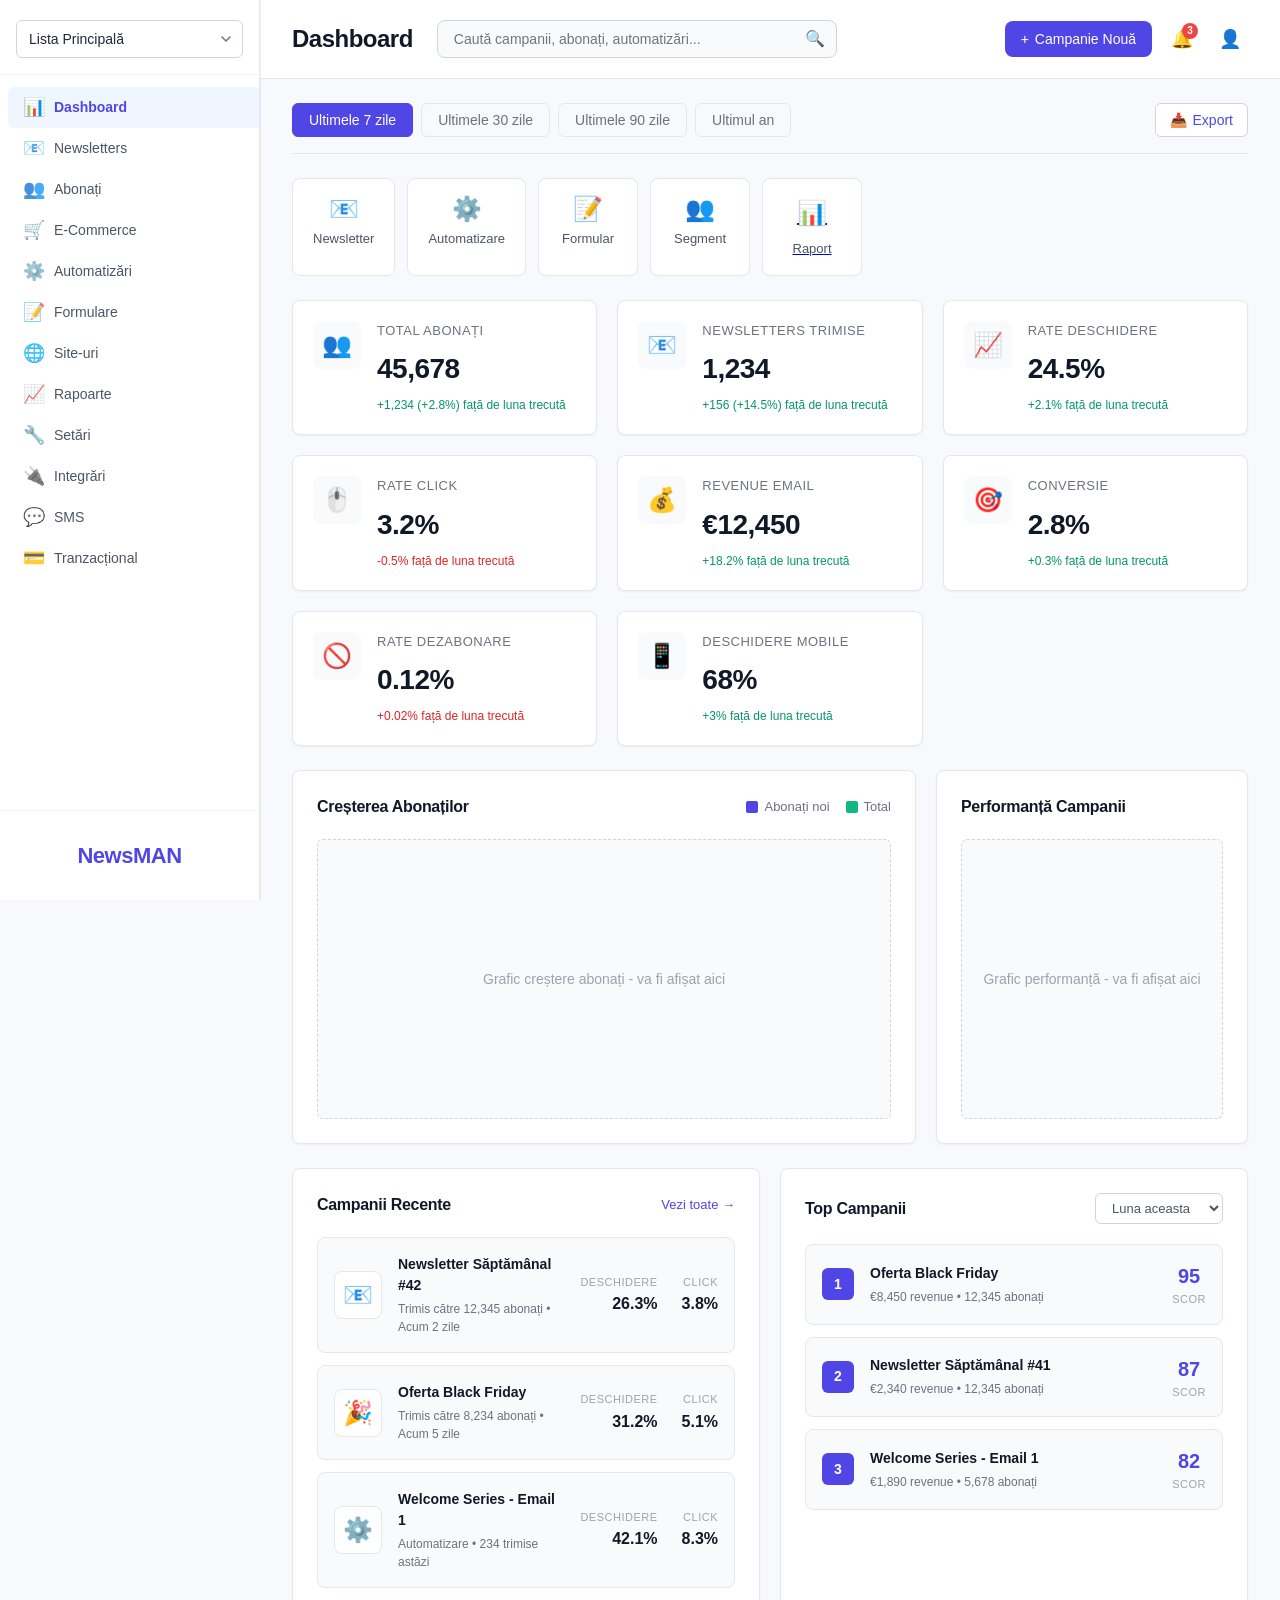
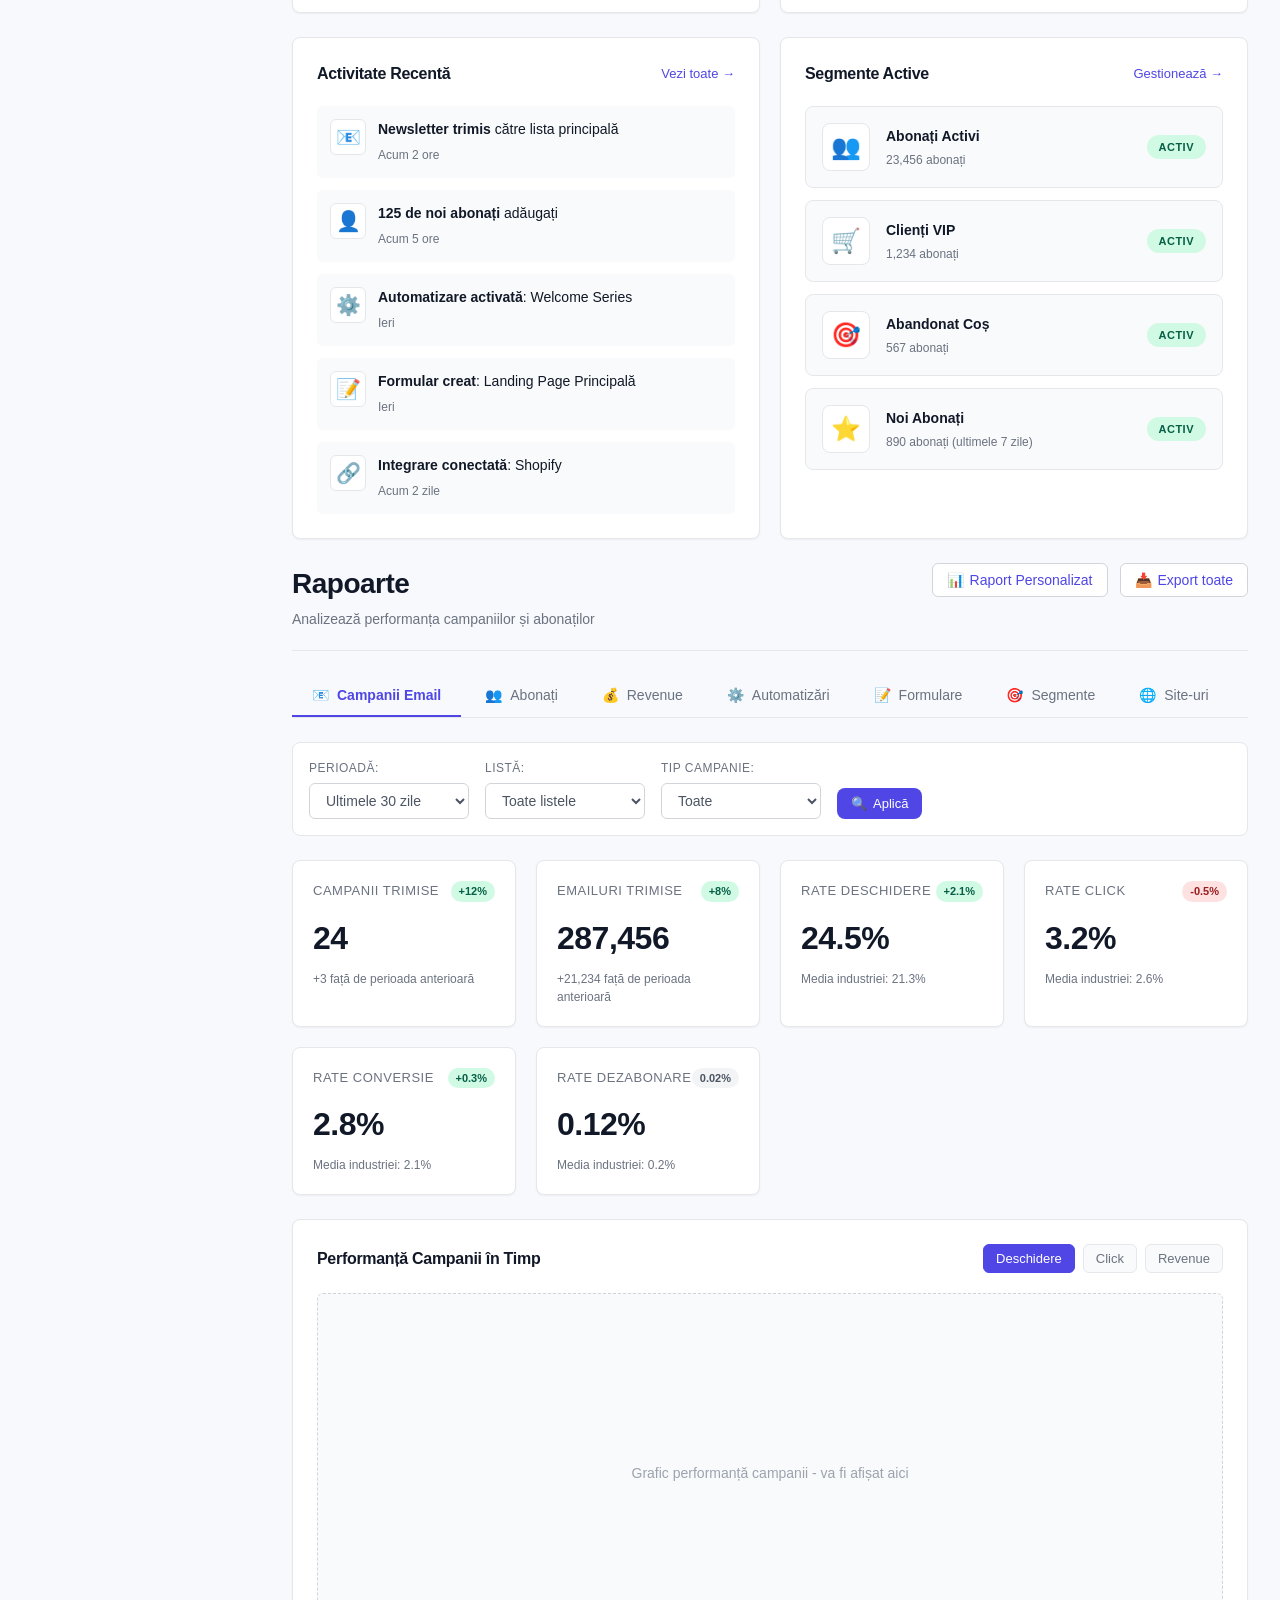
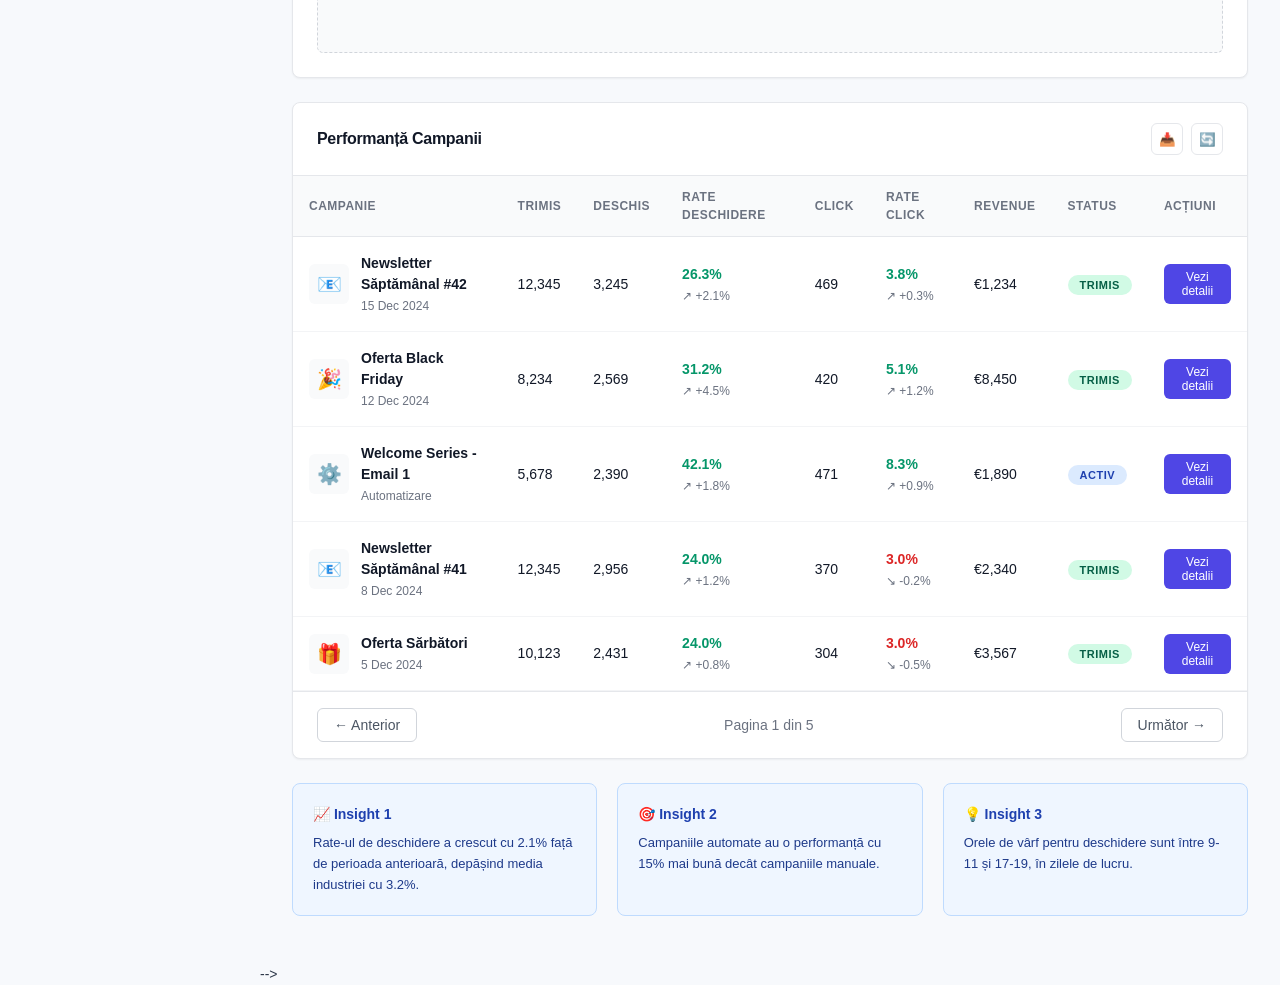
<file: PaginaRapoarte/index.html>
<!DOCTYPE html>
<html lang="ro">
<head>
    <meta charset="UTF-8">
    <meta name="viewport" content="width=device-width, initial-scale=1.0">
    <title>NewsMAN - Email Marketing Dashboard</title>
    <link rel="stylesheet" href="styles.css">
</head>
<body>
    <div class="app-container">
        <!-- Sidebar -->
        <aside class="sidebar">
            <!-- List Selector -->
            <div class="list-selector-container">
                <select class="list-selector" id="listSelector">
                    <option value="lista-principala">Lista Principală</option>
                    <option value="lista-clienti">Lista Clienți</option>
                    <option value="lista-newsletter">Lista Newsletter</option>
                    <option value="lista-vip">Lista VIP</option>
                </select>
            </div>

            <!-- Navigation Menu -->
            <nav class="sidebar-nav">
                <ul class="menu-list">
                    <li>
                        <a href="#dashboard" class="menu-item active" data-page="dashboard">
                            <span class="menu-icon">📊</span>
                            <span class="menu-label">Dashboard</span>
                        </a>
                    </li>
                    <li>
                        <a href="#newsletters" class="menu-item" data-page="newsletters">
                            <span class="menu-icon">📧</span>
                            <span class="menu-label">Newsletters</span>
                        </a>
                    </li>
                    <li>
                        <a href="#abonati" class="menu-item" data-page="abonati">
                            <span class="menu-icon">👥</span>
                            <span class="menu-label">Abonați</span>
                        </a>
                    </li>
                    <li>
                        <a href="#ecommerce" class="menu-item" data-page="ecommerce">
                            <span class="menu-icon">🛒</span>
                            <span class="menu-label">E-Commerce</span>
                        </a>
                    </li>
                    <li>
                        <a href="#automatizari" class="menu-item" data-page="automatizari">
                            <span class="menu-icon">⚙️</span>
                            <span class="menu-label">Automatizări</span>
                        </a>
                    </li>
                    <li>
                        <a href="#formulare" class="menu-item" data-page="formulare">
                            <span class="menu-icon">📝</span>
                            <span class="menu-label">Formulare</span>
                        </a>
                    </li>
                    <li>
                        <a href="#site-uri" class="menu-item" data-page="site-uri">
                            <span class="menu-icon">🌐</span>
                            <span class="menu-label">Site-uri</span>
                        </a>
                    </li>
                    <li>
                        <a href="rapoarte.html" class="menu-item" data-page="rapoarte">
                            <span class="menu-icon">📈</span>
                            <span class="menu-label">Rapoarte</span>
                        </a>
                    </li>
                    <li>
                        <a href="#setari" class="menu-item" data-page="setari">
                            <span class="menu-icon">🔧</span>
                            <span class="menu-label">Setări</span>
                        </a>
                    </li>
                    <li>
                        <a href="#integrari" class="menu-item" data-page="integrari">
                            <span class="menu-icon">🔌</span>
                            <span class="menu-label">Integrări</span>
                        </a>
                    </li>
                    <li>
                        <a href="#sms" class="menu-item" data-page="sms">
                            <span class="menu-icon">💬</span>
                            <span class="menu-label">SMS</span>
                        </a>
                    </li>
                    <li>
                        <a href="#tranzactional" class="menu-item" data-page="tranzactional">
                            <span class="menu-icon">💳</span>
                            <span class="menu-label">Tranzacțional</span>
                        </a>
                    </li>
                </ul>
            </nav>

            <!-- Logo Footer -->
            <div class="sidebar-footer">
                <div class="logo-container">
                    <h1 class="logo-text">NewsMAN</h1>
                </div>
            </div>
        </aside>

        <!-- Main Content -->
        <main class="main-content">
            <div class="dashboard-header">
                <div class="header-left">
                    <h1 class="page-title" id="pageTitle">Dashboard</h1>
                    <div class="search-container">
                        <input type="text" class="search-input" placeholder="Caută campanii, abonați, automatizări...">
                        <span class="search-icon">🔍</span>
                    </div>
                </div>
                <div class="header-actions">
                    <button class="btn-primary">
                        <span>+</span> Campanie Nouă
                    </button>
                    <button class="action-button" title="Notificări">
                        <span class="icon">🔔</span>
                        <span class="notification-badge">3</span>
                    </button>
                    <button class="action-button" title="Profil">
                        <span class="icon">👤</span>
                    </button>
                </div>
            </div>

            <div class="dashboard-content" id="dashboardContent">
                <!-- Dashboard Page -->
                <div class="page-content active" id="page-dashboard">
                    <!-- Time Period Filter -->
                    <div class="filter-bar">
                        <div class="filter-tabs">
                            <button class="filter-tab active" data-period="7d">Ultimele 7 zile</button>
                            <button class="filter-tab" data-period="30d">Ultimele 30 zile</button>
                            <button class="filter-tab" data-period="90d">Ultimele 90 zile</button>
                            <button class="filter-tab" data-period="1y">Ultimul an</button>
                        </div>
                        <button class="btn-secondary">
                            <span>📥</span> Export
                        </button>
                    </div>

                    <!-- Quick Actions -->
                    <div class="quick-actions">
                        <button class="quick-action-btn">
                            <span class="quick-icon">📧</span>
                            <span>Newsletter</span>
                        </button>
                        <button class="quick-action-btn">
                            <span class="quick-icon">⚙️</span>
                            <span>Automatizare</span>
                        </button>
                        <button class="quick-action-btn">
                            <span class="quick-icon">📝</span>
                            <span>Formular</span>
                        </button>
                        <button class="quick-action-btn">
                            <span class="quick-icon">👥</span>
                            <span>Segment</span>
                        </button>
                        <a class="quick-action-btn" href="rapoarte.html">
                            <span class="quick-icon">📊</span>
                            <span>Raport</span>
                        </a>
                    </div>

                    <!-- Main KPI Cards -->
                    <div class="dashboard-grid">
                        <div class="stat-card">
                            <div class="stat-icon">👥</div>
                            <div class="stat-info">
                                <h3>Total Abonați</h3>
                                <p class="stat-value">45,678</p>
                                <p class="stat-change positive">+1,234 (+2.8%) față de luna trecută</p>
                            </div>
                        </div>

                        <div class="stat-card">
                            <div class="stat-icon">📧</div>
                            <div class="stat-info">
                                <h3>Newsletters Trimise</h3>
                                <p class="stat-value">1,234</p>
                                <p class="stat-change positive">+156 (+14.5%) față de luna trecută</p>
                            </div>
                        </div>

                        <div class="stat-card">
                            <div class="stat-icon">📈</div>
                            <div class="stat-info">
                                <h3>Rate Deschidere</h3>
                                <p class="stat-value">24.5%</p>
                                <p class="stat-change positive">+2.1% față de luna trecută</p>
                            </div>
                        </div>

                        <div class="stat-card">
                            <div class="stat-icon">🖱️</div>
                            <div class="stat-info">
                                <h3>Rate Click</h3>
                                <p class="stat-value">3.2%</p>
                                <p class="stat-change negative">-0.5% față de luna trecută</p>
                            </div>
                        </div>

                        <div class="stat-card">
                            <div class="stat-icon">💰</div>
                            <div class="stat-info">
                                <h3>Revenue Email</h3>
                                <p class="stat-value">€12,450</p>
                                <p class="stat-change positive">+18.2% față de luna trecută</p>
                            </div>
                        </div>

                        <div class="stat-card">
                            <div class="stat-icon">🎯</div>
                            <div class="stat-info">
                                <h3>Conversie</h3>
                                <p class="stat-value">2.8%</p>
                                <p class="stat-change positive">+0.3% față de luna trecută</p>
                            </div>
                        </div>

                        <div class="stat-card">
                            <div class="stat-icon">🚫</div>
                            <div class="stat-info">
                                <h3>Rate Dezabonare</h3>
                                <p class="stat-value">0.12%</p>
                                <p class="stat-change negative">+0.02% față de luna trecută</p>
                            </div>
                        </div>

                        <div class="stat-card">
                            <div class="stat-icon">📱</div>
                            <div class="stat-info">
                                <h3>Deschidere Mobile</h3>
                                <p class="stat-value">68%</p>
                                <p class="stat-change positive">+3% față de luna trecută</p>
                            </div>
                        </div>
                    </div>

                    <!-- Charts Section -->
                    <div class="charts-section">
                        <div class="chart-card large">
                            <div class="chart-header">
                                <h2>Creșterea Abonaților</h2>
                                <div class="chart-legend">
                                    <span class="legend-item">
                                        <span class="legend-color" style="background: #4f46e5;"></span>
                                        Abonați noi
                                    </span>
                                    <span class="legend-item">
                                        <span class="legend-color" style="background: #10b981;"></span>
                                        Total
                                    </span>
                                </div>
                            </div>
                            <div class="chart-placeholder">
                                <p>Grafic creștere abonați - va fi afișat aici</p>
                            </div>
                        </div>

                        <div class="chart-card">
                            <div class="chart-header">
                                <h2>Performanță Campanii</h2>
                            </div>
                            <div class="chart-placeholder">
                                <p>Grafic performanță - va fi afișat aici</p>
                            </div>
                        </div>
                    </div>

                    <!-- Bottom Section -->
                    <div class="bottom-section">
                        <!-- Recent Campaigns -->
                        <div class="content-card">
                            <div class="card-header">
                                <h2>Campanii Recente</h2>
                                <a href="#newsletters" class="view-all-link">Vezi toate →</a>
                            </div>
                            <div class="campaign-list">
                                <div class="campaign-item">
                                    <div class="campaign-icon">📧</div>
                                    <div class="campaign-details">
                                        <h4>Newsletter Săptămânal #42</h4>
                                        <p class="campaign-meta">Trimis către 12,345 abonați • Acum 2 zile</p>
                                    </div>
                                    <div class="campaign-stats">
                                        <div class="campaign-stat">
                                            <span class="stat-label">Deschidere</span>
                                            <span class="stat-number">26.3%</span>
                                        </div>
                                        <div class="campaign-stat">
                                            <span class="stat-label">Click</span>
                                            <span class="stat-number">3.8%</span>
                                        </div>
                                    </div>
                                </div>
                                <div class="campaign-item">
                                    <div class="campaign-icon">🎉</div>
                                    <div class="campaign-details">
                                        <h4>Oferta Black Friday</h4>
                                        <p class="campaign-meta">Trimis către 8,234 abonați • Acum 5 zile</p>
                                    </div>
                                    <div class="campaign-stats">
                                        <div class="campaign-stat">
                                            <span class="stat-label">Deschidere</span>
                                            <span class="stat-number">31.2%</span>
                                        </div>
                                        <div class="campaign-stat">
                                            <span class="stat-label">Click</span>
                                            <span class="stat-number">5.1%</span>
                                        </div>
                                    </div>
                                </div>
                                <div class="campaign-item">
                                    <div class="campaign-icon">⚙️</div>
                                    <div class="campaign-details">
                                        <h4>Welcome Series - Email 1</h4>
                                        <p class="campaign-meta">Automatizare • 234 trimise astăzi</p>
                                    </div>
                                    <div class="campaign-stats">
                                        <div class="campaign-stat">
                                            <span class="stat-label">Deschidere</span>
                                            <span class="stat-number">42.1%</span>
                                        </div>
                                        <div class="campaign-stat">
                                            <span class="stat-label">Click</span>
                                            <span class="stat-number">8.3%</span>
                                        </div>
                                    </div>
                                </div>
                            </div>
                        </div>

                        <!-- Top Performing Campaigns -->
                        <div class="content-card">
                            <div class="card-header">
                                <h2>Top Campanii</h2>
                                <select class="period-select">
                                    <option>Luna aceasta</option>
                                    <option>Ultimele 3 luni</option>
                                    <option>Ultimul an</option>
                                </select>
                            </div>
                            <div class="top-campaigns">
                                <div class="top-campaign-item">
                                    <div class="rank-badge">1</div>
                                    <div class="campaign-info">
                                        <h4>Oferta Black Friday</h4>
                                        <p>€8,450 revenue • 12,345 abonați</p>
                                    </div>
                                    <div class="campaign-score">
                                        <span class="score-value">95</span>
                                        <span class="score-label">scor</span>
                                    </div>
                                </div>
                                <div class="top-campaign-item">
                                    <div class="rank-badge">2</div>
                                    <div class="campaign-info">
                                        <h4>Newsletter Săptămânal #41</h4>
                                        <p>€2,340 revenue • 12,345 abonați</p>
                                    </div>
                                    <div class="campaign-score">
                                        <span class="score-value">87</span>
                                        <span class="score-label">scor</span>
                                    </div>
                                </div>
                                <div class="top-campaign-item">
                                    <div class="rank-badge">3</div>
                                    <div class="campaign-info">
                                        <h4>Welcome Series - Email 1</h4>
                                        <p>€1,890 revenue • 5,678 abonați</p>
                                    </div>
                                    <div class="campaign-score">
                                        <span class="score-value">82</span>
                                        <span class="score-label">scor</span>
                                    </div>
                                </div>
                            </div>
                        </div>
                    </div>

                    <!-- Activity and Segments -->
                    <div class="bottom-section">
                        <div class="content-card">
                            <div class="card-header">
                                <h2>Activitate Recentă</h2>
                                <a href="#" class="view-all-link">Vezi toate →</a>
                            </div>
                            <div class="activity-list">
                                <div class="activity-item">
                                    <span class="activity-icon">📧</span>
                                    <div class="activity-details">
                                        <p><strong>Newsletter trimis</strong> către lista principală</p>
                                        <span class="activity-time">Acum 2 ore</span>
                                    </div>
                                </div>
                                <div class="activity-item">
                                    <span class="activity-icon">👤</span>
                                    <div class="activity-details">
                                        <p><strong>125 de noi abonați</strong> adăugați</p>
                                        <span class="activity-time">Acum 5 ore</span>
                                    </div>
                                </div>
                                <div class="activity-item">
                                    <span class="activity-icon">⚙️</span>
                                    <div class="activity-details">
                                        <p><strong>Automatizare activată</strong>: Welcome Series</p>
                                        <span class="activity-time">Ieri</span>
                                    </div>
                                </div>
                                <div class="activity-item">
                                    <span class="activity-icon">📝</span>
                                    <div class="activity-details">
                                        <p><strong>Formular creat</strong>: Landing Page Principală</p>
                                        <span class="activity-time">Ieri</span>
                                    </div>
                                </div>
                                <div class="activity-item">
                                    <span class="activity-icon">🔗</span>
                                    <div class="activity-details">
                                        <p><strong>Integrare conectată</strong>: Shopify</p>
                                        <span class="activity-time">Acum 2 zile</span>
                                    </div>
                                </div>
                            </div>
                        </div>

                        <div class="content-card">
                            <div class="card-header">
                                <h2>Segmente Active</h2>
                                <a href="#abonati" class="view-all-link">Gestionează →</a>
                            </div>
                            <div class="segments-list">
                                <div class="segment-item">
                                    <div class="segment-icon">👥</div>
                                    <div class="segment-info">
                                        <h4>Abonați Activi</h4>
                                        <p>23,456 abonați</p>
                                    </div>
                                    <span class="segment-badge">Activ</span>
                                </div>
                                <div class="segment-item">
                                    <div class="segment-icon">🛒</div>
                                    <div class="segment-info">
                                        <h4>Clienți VIP</h4>
                                        <p>1,234 abonați</p>
                                    </div>
                                    <span class="segment-badge">Activ</span>
                                </div>
                                <div class="segment-item">
                                    <div class="segment-icon">🎯</div>
                                    <div class="segment-info">
                                        <h4>Abandonat Coș</h4>
                                        <p>567 abonați</p>
                                    </div>
                                    <span class="segment-badge">Activ</span>
                                </div>
                                <div class="segment-item">
                                    <div class="segment-icon">⭐</div>
                                    <div class="segment-info">
                                        <h4>Noi Abonați</h4>
                                        <p>890 abonați (ultimele 7 zile)</p>
                                    </div>
                                    <span class="segment-badge">Activ</span>
                                </div>
                            </div>
                        </div>
                    </div>
                </div>

                <!-- Other Pages -->
                <div class="page-content" id="page-newsletters">
                    <div class="page-placeholder">
                        <h2>Newsletters</h2>
                        <p>Gestionează și trimite newsletter-urile tale aici.</p>
                    </div>
                </div>

                <div class="page-content" id="page-abonati">
                    <div class="page-placeholder">
                        <h2>Abonați</h2>
                        <p>Gestionează lista ta de abonați și segmentează audiența.</p>
                    </div>
                </div>

                <div class="page-content" id="page-ecommerce">
                    <div class="page-placeholder">
                        <h2>E-Commerce</h2>
                        <p>Integrează și gestionează datele din magazinul tău online.</p>
                    </div>
                </div>

                <div class="page-content" id="page-automatizari">
                    <div class="page-placeholder">
                        <h2>Automatizări</h2>
                        <p>Creează și gestionează campaniile automate.</p>
                    </div>
                </div>

                <div class="page-content" id="page-formulare">
                    <div class="page-placeholder">
                        <h2>Formulare</h2>
                        <p>Creează și personalizează formularele de înscriere.</p>
                    </div>
                </div>

                <div class="page-content" id="page-site-uri">
                    <div class="page-placeholder">
                        <h2>Site-uri</h2>
                        <p>Gestionează site-urile conectate la platformă.</p>
                    </div>
                </div>

                <!-- Moved to rapoarte.html
                <div class="page-content" id="page-rapoarte">
                    <!-- Reports Header -->
                    <div class="reports-header">
                        <div class="reports-header-left">
                            <h2>Rapoarte</h2>
                            <p class="reports-subtitle">Analizează performanța campaniilor și abonaților</p>
                        </div>
                        <div class="reports-header-actions">
                            <button class="btn-secondary">
                                <span>📊</span> Raport Personalizat
                            </button>
                            <button class="btn-secondary">
                                <span>📥</span> Export toate
                            </button>
                        </div>
                    </div>

                    <!-- Report Type Tabs -->
                    <div class="report-tabs-container">
                        <div class="report-tabs">
                            <button class="report-tab active" data-report="campanii">
                                <span>📧</span> Campanii Email
                            </button>
                            <button class="report-tab" data-report="abonati">
                                <span>👥</span> Abonați
                            </button>
                            <button class="report-tab" data-report="revenue">
                                <span>💰</span> Revenue
                            </button>
                            <button class="report-tab" data-report="automatizari">
                                <span>⚙️</span> Automatizări
                            </button>
                            <button class="report-tab" data-report="formulare">
                                <span>📝</span> Formulare
                            </button>
                            <button class="report-tab" data-report="segmente">
                                <span>🎯</span> Segmente
                            </button>
                            <button class="report-tab" data-report="site-uri">
                                <span>🌐</span> Site-uri
                            </button>
                        </div>
                    </div>

                    <!-- Date Range Picker -->
                    <div class="report-filters">
                        <div class="date-range-selector">
                            <label>Perioadă:</label>
                            <select class="date-range-select">
                                <option value="7d">Ultimele 7 zile</option>
                                <option value="30d" selected>Ultimele 30 zile</option>
                                <option value="90d">Ultimele 90 zile</option>
                                <option value="1y">Ultimul an</option>
                                <option value="custom">Personalizat</option>
                            </select>
                        </div>
                        <div class="list-filter">
                            <label>Listă:</label>
                            <select class="list-filter-select">
                                <option value="all">Toate listele</option>
                                <option value="lista-principala">Lista Principală</option>
                                <option value="lista-clienti">Lista Clienți</option>
                                <option value="lista-newsletter">Lista Newsletter</option>
                                <option value="lista-vip">Lista VIP</option>
                            </select>
                        </div>
                        <div class="campaign-type-filter">
                            <label>Tip Campanie:</label>
                            <select class="campaign-type-select">
                                <option value="all">Toate</option>
                                <option value="regular">Regular</option>
                                <option value="automation">Automatizare</option>
                                <option value="ab-test">A/B Test</option>
                            </select>
                        </div>
                        <button class="btn-primary btn-small">
                            <span>🔍</span> Aplică
                        </button>
                    </div>

                    <!-- Email Campaigns Report -->
                    <div class="report-content active" id="report-campanii">
                        <!-- Overview Stats -->
                        <div class="report-stats-grid">
                            <div class="report-stat-card">
                                <div class="report-stat-header">
                                    <h3>Campanii Trimise</h3>
                                    <span class="report-stat-badge positive">+12%</span>
                                </div>
                                <div class="report-stat-value">24</div>
                                <div class="report-stat-change">+3 față de perioada anterioară</div>
                            </div>
                            <div class="report-stat-card">
                                <div class="report-stat-header">
                                    <h3>Emailuri Trimise</h3>
                                    <span class="report-stat-badge positive">+8%</span>
                                </div>
                                <div class="report-stat-value">287,456</div>
                                <div class="report-stat-change">+21,234 față de perioada anterioară</div>
                            </div>
                            <div class="report-stat-card">
                                <div class="report-stat-header">
                                    <h3>Rate Deschidere</h3>
                                    <span class="report-stat-badge positive">+2.1%</span>
                                </div>
                                <div class="report-stat-value">24.5%</div>
                                <div class="report-stat-change">Media industriei: 21.3%</div>
                            </div>
                            <div class="report-stat-card">
                                <div class="report-stat-header">
                                    <h3>Rate Click</h3>
                                    <span class="report-stat-badge negative">-0.5%</span>
                                </div>
                                <div class="report-stat-value">3.2%</div>
                                <div class="report-stat-change">Media industriei: 2.6%</div>
                            </div>
                            <div class="report-stat-card">
                                <div class="report-stat-header">
                                    <h3>Rate Conversie</h3>
                                    <span class="report-stat-badge positive">+0.3%</span>
                                </div>
                                <div class="report-stat-value">2.8%</div>
                                <div class="report-stat-change">Media industriei: 2.1%</div>
                            </div>
                            <div class="report-stat-card">
                                <div class="report-stat-header">
                                    <h3>Rate Dezabonare</h3>
                                    <span class="report-stat-badge neutral">0.02%</span>
                                </div>
                                <div class="report-stat-value">0.12%</div>
                                <div class="report-stat-change">Media industriei: 0.2%</div>
                            </div>
                        </div>

                        <!-- Performance Chart -->
                        <div class="report-chart-section">
                            <div class="report-chart-card">
                                <div class="chart-card-header">
                                    <h3>Performanță Campanii în Timp</h3>
                                    <div class="chart-controls">
                                        <button class="chart-control-btn active">Deschidere</button>
                                        <button class="chart-control-btn">Click</button>
                                        <button class="chart-control-btn">Revenue</button>
                                    </div>
                                </div>
                                <div class="chart-placeholder large-chart">
                                    <p>Grafic performanță campanii - va fi afișat aici</p>
                                </div>
                            </div>
                        </div>

                        <!-- Campaign Performance Table -->
                        <div class="report-table-section">
                            <div class="report-table-card">
                                <div class="table-header">
                                    <h3>Performanță Campanii</h3>
                                    <div class="table-actions">
                                        <button class="btn-icon" title="Export">
                                            <span>📥</span>
                                        </button>
                                        <button class="btn-icon" title="Refresh">
                                            <span>🔄</span>
                                        </button>
                                    </div>
                                </div>
                                <div class="table-container">
                                    <table class="report-table">
                                        <thead>
                                            <tr>
                                                <th>Campanie</th>
                                                <th>Trimis</th>
                                                <th>Deschis</th>
                                                <th>Rate Deschidere</th>
                                                <th>Click</th>
                                                <th>Rate Click</th>
                                                <th>Revenue</th>
                                                <th>Status</th>
                                                <th>Acțiuni</th>
                                            </tr>
                                        </thead>
                                        <tbody>
                                            <tr>
                                                <td>
                                                    <div class="campaign-cell">
                                                        <span class="campaign-icon-small">📧</span>
                                                        <div>
                                                            <div class="campaign-name">Newsletter Săptămânal #42</div>
                                                            <div class="campaign-date">15 Dec 2024</div>
                                                        </div>
                                                    </div>
                                                </td>
                                                <td>12,345</td>
                                                <td>3,245</td>
                                                <td>
                                                    <span class="metric-value positive">26.3%</span>
                                                    <span class="metric-trend">↗ +2.1%</span>
                                                </td>
                                                <td>469</td>
                                                <td>
                                                    <span class="metric-value positive">3.8%</span>
                                                    <span class="metric-trend">↗ +0.3%</span>
                                                </td>
                                                <td>€1,234</td>
                                                <td><span class="status-badge success">Trimis</span></td>
                                                <td>
                                                    <button class="table-action-btn">Vezi detalii</button>
                                                </td>
                                            </tr>
                                            <tr>
                                                <td>
                                                    <div class="campaign-cell">
                                                        <span class="campaign-icon-small">🎉</span>
                                                        <div>
                                                            <div class="campaign-name">Oferta Black Friday</div>
                                                            <div class="campaign-date">12 Dec 2024</div>
                                                        </div>
                                                    </div>
                                                </td>
                                                <td>8,234</td>
                                                <td>2,569</td>
                                                <td>
                                                    <span class="metric-value positive">31.2%</span>
                                                    <span class="metric-trend">↗ +4.5%</span>
                                                </td>
                                                <td>420</td>
                                                <td>
                                                    <span class="metric-value positive">5.1%</span>
                                                    <span class="metric-trend">↗ +1.2%</span>
                                                </td>
                                                <td>€8,450</td>
                                                <td><span class="status-badge success">Trimis</span></td>
                                                <td>
                                                    <button class="table-action-btn">Vezi detalii</button>
                                                </td>
                                            </tr>
                                            <tr>
                                                <td>
                                                    <div class="campaign-cell">
                                                        <span class="campaign-icon-small">⚙️</span>
                                                        <div>
                                                            <div class="campaign-name">Welcome Series - Email 1</div>
                                                            <div class="campaign-date">Automatizare</div>
                                                        </div>
                                                    </div>
                                                </td>
                                                <td>5,678</td>
                                                <td>2,390</td>
                                                <td>
                                                    <span class="metric-value positive">42.1%</span>
                                                    <span class="metric-trend">↗ +1.8%</span>
                                                </td>
                                                <td>471</td>
                                                <td>
                                                    <span class="metric-value positive">8.3%</span>
                                                    <span class="metric-trend">↗ +0.9%</span>
                                                </td>
                                                <td>€1,890</td>
                                                <td><span class="status-badge active">Activ</span></td>
                                                <td>
                                                    <button class="table-action-btn">Vezi detalii</button>
                                                </td>
                                            </tr>
                                            <tr>
                                                <td>
                                                    <div class="campaign-cell">
                                                        <span class="campaign-icon-small">📧</span>
                                                        <div>
                                                            <div class="campaign-name">Newsletter Săptămânal #41</div>
                                                            <div class="campaign-date">8 Dec 2024</div>
                                                        </div>
                                                    </div>
                                                </td>
                                                <td>12,345</td>
                                                <td>2,956</td>
                                                <td>
                                                    <span class="metric-value positive">24.0%</span>
                                                    <span class="metric-trend">↗ +1.2%</span>
                                                </td>
                                                <td>370</td>
                                                <td>
                                                    <span class="metric-value negative">3.0%</span>
                                                    <span class="metric-trend">↘ -0.2%</span>
                                                </td>
                                                <td>€2,340</td>
                                                <td><span class="status-badge success">Trimis</span></td>
                                                <td>
                                                    <button class="table-action-btn">Vezi detalii</button>
                                                </td>
                                            </tr>
                                            <tr>
                                                <td>
                                                    <div class="campaign-cell">
                                                        <span class="campaign-icon-small">🎁</span>
                                                        <div>
                                                            <div class="campaign-name">Oferta Sărbători</div>
                                                            <div class="campaign-date">5 Dec 2024</div>
                                                        </div>
                                                    </div>
                                                </td>
                                                <td>10,123</td>
                                                <td>2,431</td>
                                                <td>
                                                    <span class="metric-value positive">24.0%</span>
                                                    <span class="metric-trend">↗ +0.8%</span>
                                                </td>
                                                <td>304</td>
                                                <td>
                                                    <span class="metric-value negative">3.0%</span>
                                                    <span class="metric-trend">↘ -0.5%</span>
                                                </td>
                                                <td>€3,567</td>
                                                <td><span class="status-badge success">Trimis</span></td>
                                                <td>
                                                    <button class="table-action-btn">Vezi detalii</button>
                                                </td>
                                            </tr>
                                        </tbody>
                                    </table>
                                </div>
                                <div class="table-pagination">
                                    <button class="pagination-btn">← Anterior</button>
                                    <span class="pagination-info">Pagina 1 din 5</span>
                                    <button class="pagination-btn">Următor →</button>
                                </div>
                            </div>
                        </div>

                        <!-- Additional Insights -->
                        <div class="report-insights-section">
                            <div class="insight-card">
                                <h4>📈 Insight 1</h4>
                                <p>Rate-ul de deschidere a crescut cu 2.1% față de perioada anterioară, depășind media industriei cu 3.2%.</p>
                            </div>
                            <div class="insight-card">
                                <h4>🎯 Insight 2</h4>
                                <p>Campaniile automate au o performanță cu 15% mai bună decât campaniile manuale.</p>
                            </div>
                            <div class="insight-card">
                                <h4>💡 Insight 3</h4>
                                <p>Orele de vârf pentru deschidere sunt între 9-11 și 17-19, în zilele de lucru.</p>
                            </div>
                        </div>
                    </div>

                    <!-- Subscribers Report -->
                    <div class="report-content" id="report-abonati">
                        <div class="report-stats-grid">
                            <div class="report-stat-card">
                                <div class="report-stat-header">
                                    <h3>Total Abonați</h3>
                                    <span class="report-stat-badge positive">+5%</span>
                                </div>
                                <div class="report-stat-value">45,678</div>
                                <div class="report-stat-change">+2,234 față de perioada anterioară</div>
                            </div>
                            <div class="report-stat-card">
                                <div class="report-stat-header">
                                    <h3>Abonați Noi</h3>
                                    <span class="report-stat-badge positive">+12%</span>
                                </div>
                                <div class="report-stat-value">3,456</div>
                                <div class="report-stat-change">+378 față de perioada anterioară</div>
                            </div>
                            <div class="report-stat-card">
                                <div class="report-stat-header">
                                    <h3>Dezabonări</h3>
                                    <span class="report-stat-badge negative">+8%</span>
                                </div>
                                <div class="report-stat-value">54</div>
                                <div class="report-stat-change">+4 față de perioada anterioară</div>
                            </div>
                            <div class="report-stat-card">
                                <div class="report-stat-header">
                                    <h3>Rate Creștere</h3>
                                    <span class="report-stat-badge positive">+0.3%</span>
                                </div>
                                <div class="report-stat-value">7.6%</div>
                                <div class="report-stat-change">Rata netă de creștere</div>
                            </div>
                        </div>
                        <div class="report-chart-section">
                            <div class="report-chart-card">
                                <h3>Evoluția Abonaților</h3>
                                <div class="chart-placeholder large-chart">
                                    <p>Grafic evoluție abonați - va fi afișat aici</p>
                                </div>
                            </div>
                        </div>
                        <div class="page-placeholder">
                            <h3>Raport Detaliat Abonați</h3>
                            <p>Conținutul complet pentru raportul abonaților va fi disponibil aici.</p>
                        </div>
                    </div>

                    <!-- Revenue Report -->
                    <div class="report-content" id="report-revenue">
                        <div class="report-stats-grid">
                            <div class="report-stat-card">
                                <div class="report-stat-header">
                                    <h3>Total Revenue</h3>
                                    <span class="report-stat-badge positive">+18%</span>
                                </div>
                                <div class="report-stat-value">€24,567</div>
                                <div class="report-stat-change">+€3,756 față de perioada anterioară</div>
                            </div>
                            <div class="report-stat-card">
                                <div class="report-stat-header">
                                    <h3>Revenue per Email</h3>
                                    <span class="report-stat-badge positive">+12%</span>
                                </div>
                                <div class="report-stat-value">€0.085</div>
                                <div class="report-stat-change">+€0.009 față de perioada anterioară</div>
                            </div>
                            <div class="report-stat-card">
                                <div class="report-stat-header">
                                    <h3>Valoare Medie Comandă</h3>
                                    <span class="report-stat-badge positive">+5%</span>
                                </div>
                                <div class="report-stat-value">€26.48</div>
                                <div class="report-stat-change">+€1.26 față de perioada anterioară</div>
                            </div>
                            <div class="report-stat-card">
                                <div class="report-stat-header">
                                    <h3>Revenue per Click</h3>
                                    <span class="report-stat-badge positive">+8%</span>
                                </div>
                                <div class="report-stat-value">€26.45</div>
                                <div class="report-stat-change">+€1.98 față de perioada anterioară</div>
                            </div>
                            <div class="report-stat-card">
                                <div class="report-stat-header">
                                    <h3>Conversii</h3>
                                    <span class="report-stat-badge positive">+15%</span>
                                </div>
                                <div class="report-stat-value">928</div>
                                <div class="report-stat-change">+121 față de perioada anterioară</div>
                            </div>
                        </div>
                        <div class="report-chart-section">
                            <div class="report-chart-card">
                                <h3>Evoluția Revenue</h3>
                                <div class="chart-placeholder large-chart">
                                    <p>Grafic evoluție revenue - va fi afișat aici</p>
                                </div>
                            </div>
                        </div>
                        <div class="page-placeholder">
                            <h3>Raport Detaliat Revenue</h3>
                            <p>Conținutul complet pentru raportul revenue va fi disponibil aici.</p>
                        </div>
                    </div>

                    <!-- Automatizari Report -->
                    <div class="report-content" id="report-automatizari">
                        <!-- Overview Stats -->
                        <div class="report-stats-grid">
                            <div class="report-stat-card">
                                <div class="report-stat-header">
                                    <h3>Automatizări Active</h3>
                                    <span class="report-stat-badge positive">+3</span>
                                </div>
                                <div class="report-stat-value">12</div>
                                <div class="report-stat-change">+3 noi automatizări</div>
                            </div>
                            <div class="report-stat-card">
                                <div class="report-stat-header">
                                    <h3>Emailuri Trimise</h3>
                                    <span class="report-stat-badge positive">+25%</span>
                                </div>
                                <div class="report-stat-value">45,678</div>
                                <div class="report-stat-change">+9,135 față de perioada anterioară</div>
                            </div>
                            <div class="report-stat-card">
                                <div class="report-stat-header">
                                    <h3>Rate Deschidere</h3>
                                    <span class="report-stat-badge positive">+3.2%</span>
                                </div>
                                <div class="report-stat-value">38.5%</div>
                                <div class="report-stat-change">Media campaniilor: 24.5%</div>
                            </div>
                            <div class="report-stat-card">
                                <div class="report-stat-header">
                                    <h3>Rate Click</h3>
                                    <span class="report-stat-badge positive">+1.8%</span>
                                </div>
                                <div class="report-stat-value">6.2%</div>
                                <div class="report-stat-change">Media campaniilor: 3.2%</div>
                            </div>
                            <div class="report-stat-card">
                                <div class="report-stat-header">
                                    <h3>Abonați în Flux</h3>
                                    <span class="report-stat-badge neutral">-</span>
                                </div>
                                <div class="report-stat-value">3,456</div>
                                <div class="report-stat-change">Abonați activi în automatizări</div>
                            </div>
                            <div class="report-stat-card">
                                <div class="report-stat-header">
                                    <h3>Revenue Generat</h3>
                                    <span class="report-stat-badge positive">+22%</span>
                                </div>
                                <div class="report-stat-value">€8,945</div>
                                <div class="report-stat-change">+€1,613 față de perioada anterioară</div>
                            </div>
                        </div>

                        <!-- Performance Chart -->
                        <div class="report-chart-section">
                            <div class="report-chart-card">
                                <div class="chart-card-header">
                                    <h3>Performanță Automatizări în Timp</h3>
                                    <div class="chart-controls">
                                        <button class="chart-control-btn active">Emailuri Trimise</button>
                                        <button class="chart-control-btn">Deschideri</button>
                                        <button class="chart-control-btn">Click-uri</button>
                                    </div>
                                </div>
                                <div class="chart-placeholder large-chart">
                                    <p>Grafic performanță automatizări - va fi afișat aici</p>
                                </div>
                            </div>
                        </div>

                        <!-- Automations List Table -->
                        <div class="report-table-section">
                            <div class="report-table-card">
                                <div class="table-header">
                                    <h3>Automatizări Active</h3>
                                    <div class="table-actions">
                                        <button class="btn-icon" title="Export">
                                            <span>📥</span>
                                        </button>
                                        <button class="btn-icon" title="Refresh">
                                            <span>🔄</span>
                                        </button>
                                    </div>
                                </div>
                                <div class="table-container">
                                    <table class="report-table">
                                        <thead>
                                            <tr>
                                                <th>Automatizare</th>
                                                <th>Tip</th>
                                                <th>Abonați</th>
                                                <th>Emailuri Trimise</th>
                                                <th>Rate Deschidere</th>
                                                <th>Rate Click</th>
                                                <th>Revenue</th>
                                                <th>Status</th>
                                                <th>Acțiuni</th>
                                            </tr>
                                        </thead>
                                        <tbody>
                                            <tr>
                                                <td>
                                                    <div class="campaign-cell">
                                                        <span class="campaign-icon-small">👋</span>
                                                        <div>
                                                            <div class="campaign-name">Welcome Series</div>
                                                            <div class="campaign-date">5 emailuri</div>
                                                        </div>
                                                    </div>
                                                </td>
                                                <td>Welcome</td>
                                                <td>1,234</td>
                                                <td>5,890</td>
                                                <td>
                                                    <span class="metric-value positive">42.1%</span>
                                                    <span class="metric-trend">↗ +2.3%</span>
                                                </td>
                                                <td>
                                                    <span class="metric-value positive">8.3%</span>
                                                    <span class="metric-trend">↗ +0.9%</span>
                                                </td>
                                                <td>€1,890</td>
                                                <td><span class="status-badge active">Activ</span></td>
                                                <td>
                                                    <button class="table-action-btn">Vezi detalii</button>
                                                </td>
                                            </tr>
                                            <tr>
                                                <td>
                                                    <div class="campaign-cell">
                                                        <span class="campaign-icon-small">🛒</span>
                                                        <div>
                                                            <div class="campaign-name">Abandoned Cart</div>
                                                            <div class="campaign-date">3 emailuri</div>
                                                        </div>
                                                    </div>
                                                </td>
                                                <td>E-Commerce</td>
                                                <td>567</td>
                                                <td>1,245</td>
                                                <td>
                                                    <span class="metric-value positive">35.2%</span>
                                                    <span class="metric-trend">↗ +1.5%</span>
                                                </td>
                                                <td>
                                                    <span class="metric-value positive">12.4%</span>
                                                    <span class="metric-trend">↗ +2.1%</span>
                                                </td>
                                                <td>€4,567</td>
                                                <td><span class="status-badge active">Activ</span></td>
                                                <td>
                                                    <button class="table-action-btn">Vezi detalii</button>
                                                </td>
                                            </tr>
                                            <tr>
                                                <td>
                                                    <div class="campaign-cell">
                                                        <span class="campaign-icon-small">🎂</span>
                                                        <div>
                                                            <div class="campaign-name">Birthday Campaign</div>
                                                            <div class="campaign-date">1 email</div>
                                                        </div>
                                                    </div>
                                                </td>
                                                <td>Ocazie</td>
                                                <td>890</td>
                                                <td>890</td>
                                                <td>
                                                    <span class="metric-value positive">28.7%</span>
                                                    <span class="metric-trend">↗ +0.8%</span>
                                                </td>
                                                <td>
                                                    <span class="metric-value positive">5.2%</span>
                                                    <span class="metric-trend">↘ -0.3%</span>
                                                </td>
                                                <td>€456</td>
                                                <td><span class="status-badge active">Activ</span></td>
                                                <td>
                                                    <button class="table-action-btn">Vezi detalii</button>
                                                </td>
                                            </tr>
                                            <tr>
                                                <td>
                                                    <div class="campaign-cell">
                                                        <span class="campaign-icon-small">🔄</span>
                                                        <div>
                                                            <div class="campaign-name">Re-engagement</div>
                                                            <div class="campaign-date">2 emailuri</div>
                                                        </div>
                                                    </div>
                                                </td>
                                                <td>Retention</td>
                                                <td>2,345</td>
                                                <td>4,567</td>
                                                <td>
                                                    <span class="metric-value positive">18.9%</span>
                                                    <span class="metric-trend">↗ +1.2%</span>
                                                </td>
                                                <td>
                                                    <span class="metric-value positive">3.1%</span>
                                                    <span class="metric-trend">↗ +0.4%</span>
                                                </td>
                                                <td>€234</td>
                                                <td><span class="status-badge active">Activ</span></td>
                                                <td>
                                                    <button class="table-action-btn">Vezi detalii</button>
                                                </td>
                                            </tr>
                                            <tr>
                                                <td>
                                                    <div class="campaign-cell">
                                                        <span class="campaign-icon-small">⭐</span>
                                                        <div>
                                                            <div class="campaign-name">VIP Rewards</div>
                                                            <div class="campaign-date">4 emailuri</div>
                                                        </div>
                                                    </div>
                                                </td>
                                                <td>VIP</td>
                                                <td>456</td>
                                                <td>1,234</td>
                                                <td>
                                                    <span class="metric-value positive">45.3%</span>
                                                    <span class="metric-trend">↗ +3.1%</span>
                                                </td>
                                                <td>
                                                    <span class="metric-value positive">9.8%</span>
                                                    <span class="metric-trend">↗ +1.5%</span>
                                                </td>
                                                <td>€1,234</td>
                                                <td><span class="status-badge active">Activ</span></td>
                                                <td>
                                                    <button class="table-action-btn">Vezi detalii</button>
                                                </td>
                                            </tr>
                                        </tbody>
                                    </table>
                                </div>
                                <div class="table-pagination">
                                    <button class="pagination-btn">← Anterior</button>
                                    <span class="pagination-info">Pagina 1 din 3</span>
                                    <button class="pagination-btn">Următor →</button>
                                </div>
                            </div>
                        </div>

                        <!-- Insights -->
                        <div class="report-insights-section">
                            <div class="insight-card">
                                <h4>📈 Insight 1</h4>
                                <p>Automatizările generează cu 15% mai mult revenue decât campaniile manuale.</p>
                            </div>
                            <div class="insight-card">
                                <h4>🎯 Insight 2</h4>
                                <p>Welcome Series are cea mai bună performanță cu 42.1% rate de deschidere.</p>
                            </div>
                            <div class="insight-card">
                                <h4>💡 Insight 3</h4>
                                <p>Abandoned Cart automation are cel mai bun ROI, generând €4,567 în ultima perioadă.</p>
                            </div>
                        </div>
                    </div>

                    <!-- Formulare Report -->
                    <div class="report-content" id="report-formulare">
                        <!-- Overview Stats -->
                        <div class="report-stats-grid">
                            <div class="report-stat-card">
                                <div class="report-stat-header">
                                    <h3>Formulare Active</h3>
                                    <span class="report-stat-badge positive">+2</span>
                                </div>
                                <div class="report-stat-value">8</div>
                                <div class="report-stat-change">+2 noi formulare</div>
                            </div>
                            <div class="report-stat-card">
                                <div class="report-stat-header">
                                    <h3>Total Vizualizări</h3>
                                    <span class="report-stat-badge positive">+18%</span>
                                </div>
                                <div class="report-stat-value">125,678</div>
                                <div class="report-stat-change">+19,156 față de perioada anterioară</div>
                            </div>
                            <div class="report-stat-card">
                                <div class="report-stat-header">
                                    <h3>Total Completări</h3>
                                    <span class="report-stat-badge positive">+22%</span>
                                </div>
                                <div class="report-stat-value">8,456</div>
                                <div class="report-stat-change">+1,523 față de perioada anterioară</div>
                            </div>
                            <div class="report-stat-card">
                                <div class="report-stat-header">
                                    <h3>Rate Conversie</h3>
                                    <span class="report-stat-badge positive">+0.4%</span>
                                </div>
                                <div class="report-stat-value">6.7%</div>
                                <div class="report-stat-change">Media industriei: 5.2%</div>
                            </div>
                            <div class="report-stat-card">
                                <div class="report-stat-header">
                                    <h3>Abonați Noi</h3>
                                    <span class="report-stat-badge positive">+20%</span>
                                </div>
                                <div class="report-stat-value">7,234</div>
                                <div class="report-stat-change">+1,206 față de perioada anterioară</div>
                            </div>
                            <div class="report-stat-card">
                                <div class="report-stat-header">
                                    <h3>Timp Mediu Completare</h3>
                                    <span class="report-stat-badge negative">+5s</span>
                                </div>
                                <div class="report-stat-value">42s</div>
                                <div class="report-stat-change">+5 secunde față de perioada anterioară</div>
                            </div>
                        </div>

                        <!-- Performance Chart -->
                        <div class="report-chart-section">
                            <div class="report-chart-card">
                                <div class="chart-card-header">
                                    <h3>Conversii Formulare în Timp</h3>
                                    <div class="chart-controls">
                                        <button class="chart-control-btn active">Vizualizări</button>
                                        <button class="chart-control-btn">Completări</button>
                                        <button class="chart-control-btn">Rate Conversie</button>
                                    </div>
                                </div>
                                <div class="chart-placeholder large-chart">
                                    <p>Grafic conversii formulare - va fi afișat aici</p>
                                </div>
                            </div>
                        </div>

                        <!-- Forms List Table -->
                        <div class="report-table-section">
                            <div class="report-table-card">
                                <div class="table-header">
                                    <h3>Performanță Formulare</h3>
                                    <div class="table-actions">
                                        <button class="btn-icon" title="Export">
                                            <span>📥</span>
                                        </button>
                                        <button class="btn-icon" title="Refresh">
                                            <span>🔄</span>
                                        </button>
                                    </div>
                                </div>
                                <div class="table-container">
                                    <table class="report-table">
                                        <thead>
                                            <tr>
                                                <th>Formular</th>
                                                <th>Tip</th>
                                                <th>Vizualizări</th>
                                                <th>Completări</th>
                                                <th>Rate Conversie</th>
                                                <th>Abonați Noi</th>
                                                <th>Timp Mediu</th>
                                                <th>Status</th>
                                                <th>Acțiuni</th>
                                            </tr>
                                        </thead>
                                        <tbody>
                                            <tr>
                                                <td>
                                                    <div class="campaign-cell">
                                                        <span class="campaign-icon-small">📝</span>
                                                        <div>
                                                            <div class="campaign-name">Newsletter Popup</div>
                                                            <div class="campaign-date">Landing Page Principală</div>
                                                        </div>
                                                    </div>
                                                </td>
                                                <td>Popup</td>
                                                <td>45,678</td>
                                                <td>3,456</td>
                                                <td>
                                                    <span class="metric-value positive">7.6%</span>
                                                    <span class="metric-trend">↗ +0.8%</span>
                                                </td>
                                                <td>3,234</td>
                                                <td>38s</td>
                                                <td><span class="status-badge active">Activ</span></td>
                                                <td>
                                                    <button class="table-action-btn">Vezi detalii</button>
                                                </td>
                                            </tr>
                                            <tr>
                                                <td>
                                                    <div class="campaign-cell">
                                                        <span class="campaign-icon-small">📋</span>
                                                        <div>
                                                            <div class="campaign-name">Formular Embedded</div>
                                                            <div class="campaign-date">Blog Post</div>
                                                        </div>
                                                    </div>
                                                </td>
                                                <td>Embedded</td>
                                                <td>32,456</td>
                                                <td>2,789</td>
                                                <td>
                                                    <span class="metric-value positive">8.6%</span>
                                                    <span class="metric-trend">↗ +1.2%</span>
                                                </td>
                                                <td>2,567</td>
                                                <td>35s</td>
                                                <td><span class="status-badge active">Activ</span></td>
                                                <td>
                                                    <button class="table-action-btn">Vezi detalii</button>
                                                </td>
                                            </tr>
                                            <tr>
                                                <td>
                                                    <div class="campaign-cell">
                                                        <span class="campaign-icon-small">🎁</span>
                                                        <div>
                                                            <div class="campaign-name">Ofertă Specială</div>
                                                            <div class="campaign-date">Landing Page</div>
                                                        </div>
                                                    </div>
                                                </td>
                                                <td>Landing Page</td>
                                                <td>28,234</td>
                                                <td>1,567</td>
                                                <td>
                                                    <span class="metric-value positive">5.6%</span>
                                                    <span class="metric-trend">↗ +0.3%</span>
                                                </td>
                                                <td>1,456</td>
                                                <td>52s</td>
                                                <td><span class="status-badge active">Activ</span></td>
                                                <td>
                                                    <button class="table-action-btn">Vezi detalii</button>
                                                </td>
                                            </tr>
                                            <tr>
                                                <td>
                                                    <div class="campaign-cell">
                                                        <span class="campaign-icon-small">🔔</span>
                                                        <div>
                                                            <div class="campaign-name">Sticky Bar</div>
                                                            <div class="campaign-date">Site Principal</div>
                                                        </div>
                                                    </div>
                                                </td>
                                                <td>Sticky Bar</td>
                                                <td>15,234</td>
                                                <td>456</td>
                                                <td>
                                                    <span class="metric-value negative">3.0%</span>
                                                    <span class="metric-trend">↘ -0.5%</span>
                                                </td>
                                                <td>412</td>
                                                <td>28s</td>
                                                <td><span class="status-badge active">Activ</span></td>
                                                <td>
                                                    <button class="table-action-btn">Vezi detalii</button>
                                                </td>
                                            </tr>
                                            <tr>
                                                <td>
                                                    <div class="campaign-cell">
                                                        <span class="campaign-icon-small">📱</span>
                                                        <div>
                                                            <div class="campaign-name">Mobile Footer</div>
                                                            <div class="campaign-date">Site Mobil</div>
                                                        </div>
                                                    </div>
                                                </td>
                                                <td>Mobile</td>
                                                <td>4,076</td>
                                                <td>188</td>
                                                <td>
                                                    <span class="metric-value positive">4.6%</span>
                                                    <span class="metric-trend">↗ +0.2%</span>
                                                </td>
                                                <td>176</td>
                                                <td>31s</td>
                                                <td><span class="status-badge active">Activ</span></td>
                                                <td>
                                                    <button class="table-action-btn">Vezi detalii</button>
                                                </td>
                                            </tr>
                                        </tbody>
                                    </table>
                                </div>
                                <div class="table-pagination">
                                    <button class="pagination-btn">← Anterior</button>
                                    <span class="pagination-info">Pagina 1 din 2</span>
                                    <button class="pagination-btn">Următor →</button>
                                </div>
                            </div>
                        </div>

                        <!-- Insights -->
                        <div class="report-insights-section">
                            <div class="insight-card">
                                <h4>📈 Insight 1</h4>
                                <p>Formularele embedded au cea mai bună conversie (8.6%) comparativ cu celelalte tipuri.</p>
                            </div>
                            <div class="insight-card">
                                <h4>🎯 Insight 2</h4>
                                <p>Formularele mai simple (sub 40s timp de completare) au rate de conversie cu 2x mai bune.</p>
                            </div>
                            <div class="insight-card">
                                <h4>💡 Insight 3</h4>
                                <p>Popup-urile generează cele mai multe abonați noi, cu 3,234 în ultima perioadă.</p>
                            </div>
                        </div>
                    </div>

                    <!-- Segmente Report -->
                    <div class="report-content" id="report-segmente">
                        <!-- Overview Stats -->
                        <div class="report-stats-grid">
                            <div class="report-stat-card">
                                <div class="report-stat-header">
                                    <h3>Segmente Active</h3>
                                    <span class="report-stat-badge positive">+3</span>
                                </div>
                                <div class="report-stat-value">15</div>
                                <div class="report-stat-change">+3 noi segmente</div>
                            </div>
                            <div class="report-stat-card">
                                <div class="report-stat-header">
                                    <h3>Total Abonați Segmentați</h3>
                                    <span class="report-stat-badge positive">+8%</span>
                                </div>
                                <div class="report-stat-value">38,456</div>
                                <div class="report-stat-change">+2,847 față de perioada anterioară</div>
                            </div>
                            <div class="report-stat-card">
                                <div class="report-stat-header">
                                    <h3>Cea Mai Mare Segmentare</h3>
                                    <span class="report-stat-badge neutral">-</span>
                                </div>
                                <div class="report-stat-value">23,456</div>
                                <div class="report-stat-change">Abonați Activi</div>
                            </div>
                            <div class="report-stat-card">
                                <div class="report-stat-header">
                                    <h3>Rate Utilizare</h3>
                                    <span class="report-stat-badge positive">+12%</span>
                                </div>
                                <div class="report-stat-value">84.2%</div>
                                <div class="report-stat-change">Segmente folosite în campanii</div>
                            </div>
                            <div class="report-stat-card">
                                <div class="report-stat-header">
                                    <h3>Revenue Generat</h3>
                                    <span class="report-stat-badge positive">+25%</span>
                                </div>
                                <div class="report-stat-value">€15,678</div>
                                <div class="report-stat-change">+€3,135 față de perioada anterioară</div>
                            </div>
                            <div class="report-stat-card">
                                <div class="report-stat-header">
                                    <h3>Performanță Medie</h3>
                                    <span class="report-stat-badge positive">+3.5%</span>
                                </div>
                                <div class="report-stat-value">32.1%</div>
                                <div class="report-stat-change">Rate deschidere medie</div>
                            </div>
                        </div>

                        <!-- Performance Chart -->
                        <div class="report-chart-section">
                            <div class="report-chart-card">
                                <div class="chart-card-header">
                                    <h3>Creșterea Segmente în Timp</h3>
                                    <div class="chart-controls">
                                        <button class="chart-control-btn active">Abonați</button>
                                        <button class="chart-control-btn">Revenue</button>
                                        <button class="chart-control-btn">Campanii</button>
                                    </div>
                                </div>
                                <div class="chart-placeholder large-chart">
                                    <p>Grafic evoluție segmente - va fi afișat aici</p>
                                </div>
                            </div>
                        </div>

                        <!-- Segments List -->
                        <div class="report-table-section">
                            <div class="report-table-card">
                                <div class="table-header">
                                    <h3>Segmente Active</h3>
                                    <div class="table-actions">
                                        <button class="btn-secondary btn-small">
                                            <span>➕</span> Segment Nou
                                        </button>
                                        <button class="btn-icon" title="Export">
                                            <span>📥</span>
                                        </button>
                                        <button class="btn-icon" title="Refresh">
                                            <span>🔄</span>
                                        </button>
                                    </div>
                                </div>
                                <div class="table-container">
                                    <table class="report-table">
                                        <thead>
                                            <tr>
                                                <th>Segment</th>
                                                <th>Tip</th>
                                                <th>Abonați</th>
                                                <th>Creștere</th>
                                                <th>Rate Deschidere</th>
                                                <th>Rate Click</th>
                                                <th>Revenue</th>
                                                <th>Campanii</th>
                                                <th>Status</th>
                                                <th>Acțiuni</th>
                                            </tr>
                                        </thead>
                                        <tbody>
                                            <tr>
                                                <td>
                                                    <div class="campaign-cell">
                                                        <span class="campaign-icon-small">👥</span>
                                                        <div>
                                                            <div class="campaign-name">Abonați Activi</div>
                                                            <div class="campaign-date">Ultimele 30 zile</div>
                                                        </div>
                                                    </div>
                                                </td>
                                                <td>Activitate</td>
                                                <td>23,456</td>
                                                <td>
                                                    <span class="metric-value positive">+1,234</span>
                                                    <span class="metric-trend">↗ +5.6%</span>
                                                </td>
                                                <td>
                                                    <span class="metric-value positive">34.2%</span>
                                                </td>
                                                <td>
                                                    <span class="metric-value positive">4.8%</span>
                                                </td>
                                                <td>€8,456</td>
                                                <td>12</td>
                                                <td><span class="status-badge active">Activ</span></td>
                                                <td>
                                                    <button class="table-action-btn">Gestionează</button>
                                                </td>
                                            </tr>
                                            <tr>
                                                <td>
                                                    <div class="campaign-cell">
                                                        <span class="campaign-icon-small">🛒</span>
                                                        <div>
                                                            <div class="campaign-name">Clienți VIP</div>
                                                            <div class="campaign-date">Peste €100 comandă</div>
                                                        </div>
                                                    </div>
                                                </td>
                                                <td>E-Commerce</td>
                                                <td>1,234</td>
                                                <td>
                                                    <span class="metric-value positive">+89</span>
                                                    <span class="metric-trend">↗ +7.8%</span>
                                                </td>
                                                <td>
                                                    <span class="metric-value positive">48.5%</span>
                                                </td>
                                                <td>
                                                    <span class="metric-value positive">12.3%</span>
                                                </td>
                                                <td>€4,567</td>
                                                <td>8</td>
                                                <td><span class="status-badge active">Activ</span></td>
                                                <td>
                                                    <button class="table-action-btn">Gestionează</button>
                                                </td>
                                            </tr>
                                            <tr>
                                                <td>
                                                    <div class="campaign-cell">
                                                        <span class="campaign-icon-small">🎯</span>
                                                        <div>
                                                            <div class="campaign-name">Abandonat Coș</div>
                                                            <div class="campaign-date">Nu au cumpărat</div>
                                                        </div>
                                                    </div>
                                                </td>
                                                <td>E-Commerce</td>
                                                <td>567</td>
                                                <td>
                                                    <span class="metric-value positive">+45</span>
                                                    <span class="metric-trend">↗ +8.6%</span>
                                                </td>
                                                <td>
                                                    <span class="metric-value positive">28.9%</span>
                                                </td>
                                                <td>
                                                    <span class="metric-value positive">15.2%</span>
                                                </td>
                                                <td>€1,234</td>
                                                <td>3</td>
                                                <td><span class="status-badge active">Activ</span></td>
                                                <td>
                                                    <button class="table-action-btn">Gestionează</button>
                                                </td>
                                            </tr>
                                            <tr>
                                                <td>
                                                    <div class="campaign-cell">
                                                        <span class="campaign-icon-small">⭐</span>
                                                        <div>
                                                            <div class="campaign-name">Noi Abonați</div>
                                                            <div class="campaign-date">Ultimele 7 zile</div>
                                                        </div>
                                                    </div>
                                                </td>
                                                <td>Temporal</td>
                                                <td>890</td>
                                                <td>
                                                    <span class="metric-value positive">+234</span>
                                                    <span class="metric-trend">↗ +35.7%</span>
                                                </td>
                                                <td>
                                                    <span class="metric-value positive">41.2%</span>
                                                </td>
                                                <td>
                                                    <span class="metric-value positive">6.8%</span>
                                                </td>
                                                <td>€567</td>
                                                <td>5</td>
                                                <td><span class="status-badge active">Activ</span></td>
                                                <td>
                                                    <button class="table-action-btn">Gestionează</button>
                                                </td>
                                            </tr>
                                            <tr>
                                                <td>
                                                    <div class="campaign-cell">
                                                        <span class="campaign-icon-small">📍</span>
                                                        <div>
                                                            <div class="campaign-name">București</div>
                                                            <div class="campaign-date">Locație geografică</div>
                                                        </div>
                                                    </div>
                                                </td>
                                                <td>Geografic</td>
                                                <td>5,678</td>
                                                <td>
                                                    <span class="metric-value positive">+234</span>
                                                    <span class="metric-trend">↗ +4.3%</span>
                                                </td>
                                                <td>
                                                    <span class="metric-value positive">31.5%</span>
                                                </td>
                                                <td>
                                                    <span class="metric-value positive">5.2%</span>
                                                </td>
                                                <td>€2,345</td>
                                                <td>6</td>
                                                <td><span class="status-badge active">Activ</span></td>
                                                <td>
                                                    <button class="table-action-btn">Gestionează</button>
                                                </td>
                                            </tr>
                                            <tr>
                                                <td>
                                                    <div class="campaign-cell">
                                                        <span class="campaign-icon-small">🎂</span>
                                                        <div>
                                                            <div class="campaign-name">Ziua de Naștere</div>
                                                            <div class="campaign-date">Luna aceasta</div>
                                                        </div>
                                                    </div>
                                                </td>
                                                <td>Ocazie</td>
                                                <td>345</td>
                                                <td>
                                                    <span class="metric-value positive">+23</span>
                                                    <span class="metric-trend">↗ +7.1%</span>
                                                </td>
                                                <td>
                                                    <span class="metric-value positive">38.7%</span>
                                                </td>
                                                <td>
                                                    <span class="metric-value positive">8.9%</span>
                                                </td>
                                                <td>€678</td>
                                                <td>2</td>
                                                <td><span class="status-badge active">Activ</span></td>
                                                <td>
                                                    <button class="table-action-btn">Gestionează</button>
                                                </td>
                                            </tr>
                                        </tbody>
                                    </table>
                                </div>
                                <div class="table-pagination">
                                    <button class="pagination-btn">← Anterior</button>
                                    <span class="pagination-info">Pagina 1 din 3</span>
                                    <button class="pagination-btn">Următor →</button>
                                </div>
                            </div>
                        </div>

                        <!-- Segment Performance Comparison -->
                        <div class="report-chart-section">
                            <div class="report-chart-card">
                                <h3>Comparație Performanță Segmente</h3>
                                <div class="chart-placeholder large-chart">
                                    <p>Grafic comparație segmente - va fi afișat aici</p>
                                </div>
                            </div>
                        </div>

                        <!-- Insights -->
                        <div class="report-insights-section">
                            <div class="insight-card">
                                <h4>📈 Insight 1</h4>
                                <p>Clienții VIP au cea mai bună performanță cu 48.5% rate de deschidere și 12.3% click rate.</p>
                            </div>
                            <div class="insight-card">
                                <h4>🎯 Insight 2</h4>
                                <p>Segmentarea crește performanța campaniilor cu în medie 35% comparativ cu broadcast-urile.</p>
                            </div>
                            <div class="insight-card">
                                <h4>💡 Insight 3</h4>
                                <p>Segmentele temporale (Noi Abonați) au o creștere rapidă de +35.7% în ultima perioadă.</p>
                            </div>
                        </div>
                    </div>

                    <div class="report-content" id="report-site-uri">
                        <div class="page-placeholder">
                            <h3>Raport Site-uri</h3>
                            <p>Conținutul complet pentru raportul site-urilor va fi disponibil aici.</p>
                        </div>
                    </div>
                </div>
                -->

                <div class="page-content" id="page-setari">
                    <div class="page-placeholder">
                        <h2>Setări</h2>
                        <p>Configurează setările contului și ale platformei.</p>
                    </div>
                </div>

                <div class="page-content" id="page-integrari">
                    <div class="page-placeholder">
                        <h2>Integrări</h2>
                        <p>Conectează NewsMAN cu alte servicii și platforme.</p>
                    </div>
                </div>

                <div class="page-content" id="page-sms">
                    <div class="page-placeholder">
                        <h2>SMS</h2>
                        <p>Gestionează și trimite mesaje SMS către abonați.</p>
                    </div>
                </div>

                <div class="page-content" id="page-tranzactional">
                    <div class="page-placeholder">
                        <h2>Tranzacțional</h2>
                        <p>Gestionează email-urile tranzacționale automatizate.</p>
                    </div>
                </div>
            </div>
        </main>
    </div>

    <script src="script.js"></script>
</body>
</html>
</file>
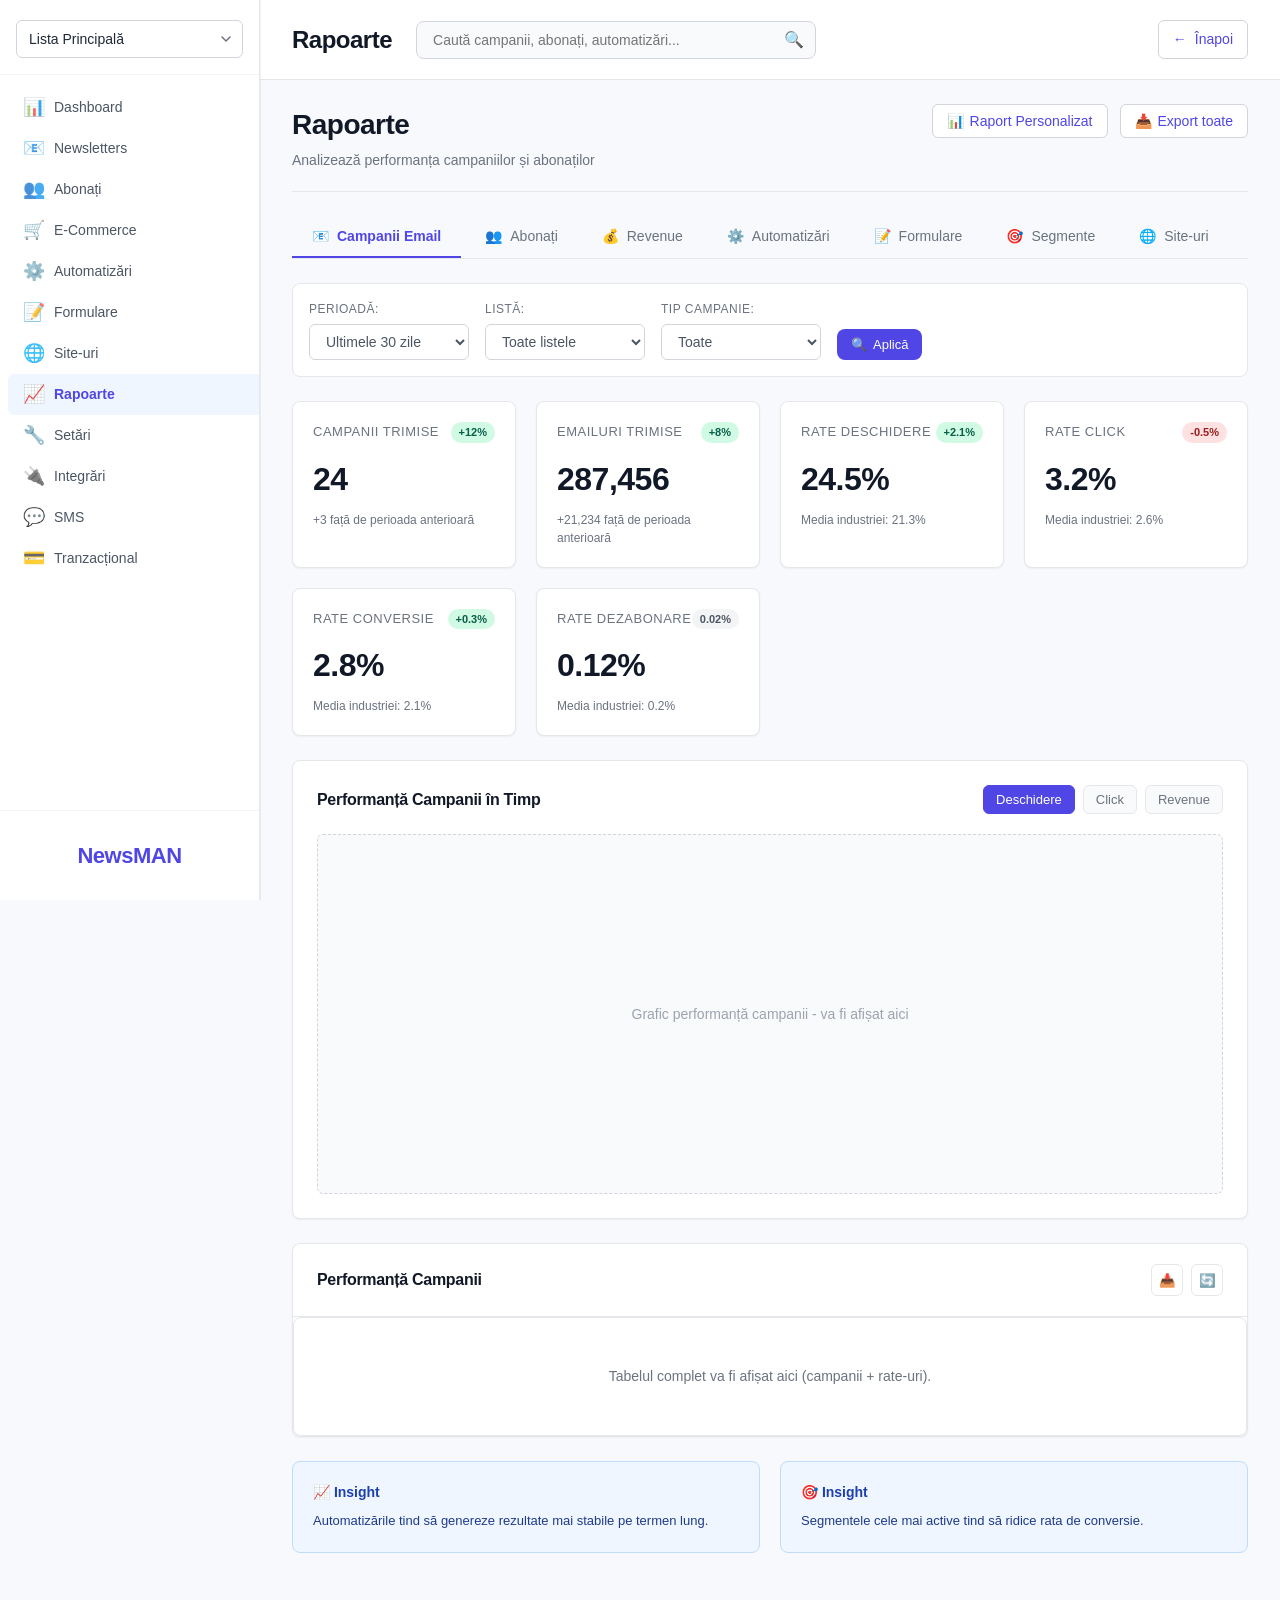
<file: PaginaRapoarte/rapoarte.html>
<!DOCTYPE html>
<html lang="ro">
<head>
    <meta charset="UTF-8">
    <meta name="viewport" content="width=device-width, initial-scale=1.0">
    <title>NewsMAN - Rapoarte</title>
    <link rel="stylesheet" href="styles.css">
</head>
<body>
    <div class="app-container">
        <!-- Sidebar -->
        <aside class="sidebar">
            <!-- List Selector -->
            <div class="list-selector-container">
                <select class="list-selector" id="listSelector">
                    <option value="lista-principala">Lista Principală</option>
                    <option value="lista-clienti">Lista Clienți</option>
                    <option value="lista-newsletter">Lista Newsletter</option>
                    <option value="lista-vip">Lista VIP</option>
                </select>
            </div>

            <!-- Navigation Menu -->
            <nav class="sidebar-nav">
                <ul class="menu-list">
                    <li>
                        <a href="index.html#dashboard" class="menu-item" data-page="dashboard">
                            <span class="menu-icon">📊</span>
                            <span class="menu-label">Dashboard</span>
                        </a>
                    </li>
                    <li>
                        <a href="index.html#newsletters" class="menu-item" data-page="newsletters">
                            <span class="menu-icon">📧</span>
                            <span class="menu-label">Newsletters</span>
                        </a>
                    </li>
                    <li>
                        <a href="index.html#abonati" class="menu-item" data-page="abonati">
                            <span class="menu-icon">👥</span>
                            <span class="menu-label">Abonați</span>
                        </a>
                    </li>
                    <li>
                        <a href="index.html#ecommerce" class="menu-item" data-page="ecommerce">
                            <span class="menu-icon">🛒</span>
                            <span class="menu-label">E-Commerce</span>
                        </a>
                    </li>
                    <li>
                        <a href="index.html#automatizari" class="menu-item" data-page="automatizari">
                            <span class="menu-icon">⚙️</span>
                            <span class="menu-label">Automatizări</span>
                        </a>
                    </li>
                    <li>
                        <a href="index.html#formulare" class="menu-item" data-page="formulare">
                            <span class="menu-icon">📝</span>
                            <span class="menu-label">Formulare</span>
                        </a>
                    </li>
                    <li>
                        <a href="index.html#site-uri" class="menu-item" data-page="site-uri">
                            <span class="menu-icon">🌐</span>
                            <span class="menu-label">Site-uri</span>
                        </a>
                    </li>
                    <li>
                        <a href="rapoarte.html" class="menu-item active" data-page="rapoarte">
                            <span class="menu-icon">📈</span>
                            <span class="menu-label">Rapoarte</span>
                        </a>
                    </li>
                    <li>
                        <a href="index.html#setari" class="menu-item" data-page="setari">
                            <span class="menu-icon">🔧</span>
                            <span class="menu-label">Setări</span>
                        </a>
                    </li>
                    <li>
                        <a href="index.html#integrari" class="menu-item" data-page="integrari">
                            <span class="menu-icon">🔌</span>
                            <span class="menu-label">Integrări</span>
                        </a>
                    </li>
                    <li>
                        <a href="index.html#sms" class="menu-item" data-page="sms">
                            <span class="menu-icon">💬</span>
                            <span class="menu-label">SMS</span>
                        </a>
                    </li>
                    <li>
                        <a href="index.html#tranzactional" class="menu-item" data-page="tranzactional">
                            <span class="menu-icon">💳</span>
                            <span class="menu-label">Tranzacțional</span>
                        </a>
                    </li>
                </ul>
            </nav>

            <!-- Logo Footer -->
            <div class="sidebar-footer">
                <div class="logo-container">
                    <h1 class="logo-text">NewsMAN</h1>
                </div>
            </div>
        </aside>

        <!-- Main Content -->
        <main class="main-content">
            <div class="dashboard-header">
                <div class="header-left">
                    <h1 class="page-title" id="pageTitle">Rapoarte</h1>
                    <div class="search-container">
                        <input type="text" class="search-input" placeholder="Caută campanii, abonați, automatizări...">
                        <span class="search-icon">🔍</span>
                    </div>
                </div>
                <div class="header-actions">
                    <a class="btn-secondary" href="index.html" style="text-decoration: none; display: inline-flex; align-items: center; gap: 8px;">
                        <span>←</span> Înapoi
                    </a>
                </div>
            </div>

            <div class="dashboard-content" id="dashboardContent">
                <div class="page-content active" id="page-rapoarte">
                    <!-- Reports Header -->
                    <div class="reports-header">
                        <div class="reports-header-left">
                            <h2>Rapoarte</h2>
                            <p class="reports-subtitle">Analizează performanța campaniilor și abonaților</p>
                        </div>
                        <div class="reports-header-actions">
                            <button class="btn-secondary">
                                <span>📊</span> Raport Personalizat
                            </button>
                            <button class="btn-secondary">
                                <span>📥</span> Export toate
                            </button>
                        </div>
                    </div>

                    <!-- Report Type Tabs -->
                    <div class="report-tabs-container">
                        <div class="report-tabs">
                            <button class="report-tab active" data-report="campanii">
                                <span>📧</span> Campanii Email
                            </button>
                            <button class="report-tab" data-report="abonati">
                                <span>👥</span> Abonați
                            </button>
                            <button class="report-tab" data-report="revenue">
                                <span>💰</span> Revenue
                            </button>
                            <button class="report-tab" data-report="automatizari">
                                <span>⚙️</span> Automatizări
                            </button>
                            <button class="report-tab" data-report="formulare">
                                <span>📝</span> Formulare
                            </button>
                            <button class="report-tab" data-report="segmente">
                                <span>🎯</span> Segmente
                            </button>
                            <button class="report-tab" data-report="site-uri">
                                <span>🌐</span> Site-uri
                            </button>
                        </div>
                    </div>

                    <!-- Date Range Picker -->
                    <div class="report-filters">
                        <div class="date-range-selector">
                            <label>Perioadă:</label>
                            <select class="date-range-select">
                                <option value="7d">Ultimele 7 zile</option>
                                <option value="30d" selected>Ultimele 30 zile</option>
                                <option value="90d">Ultimele 90 zile</option>
                                <option value="1y">Ultimul an</option>
                                <option value="custom">Personalizat</option>
                            </select>
                        </div>
                        <div class="list-filter">
                            <label>Listă:</label>
                            <select class="list-filter-select">
                                <option value="all">Toate listele</option>
                                <option value="lista-principala">Lista Principală</option>
                                <option value="lista-clienti">Lista Clienți</option>
                                <option value="lista-newsletter">Lista Newsletter</option>
                                <option value="lista-vip">Lista VIP</option>
                            </select>
                        </div>
                        <div class="campaign-type-filter">
                            <label>Tip Campanie:</label>
                            <select class="campaign-type-select">
                                <option value="all">Toate</option>
                                <option value="regular">Regular</option>
                                <option value="automation">Automatizare</option>
                                <option value="ab-test">A/B Test</option>
                            </select>
                        </div>
                        <button class="btn-primary btn-small">
                            <span>🔍</span> Aplică
                        </button>
                    </div>

                    <!-- Campanii Email Report -->
                    <div class="report-content active" id="report-campanii">
                        <div class="report-stats-grid">
                            <div class="report-stat-card">
                                <div class="report-stat-header">
                                    <h3>Campanii Trimise</h3>
                                    <span class="report-stat-badge positive">+12%</span>
                                </div>
                                <div class="report-stat-value">24</div>
                                <div class="report-stat-change">+3 față de perioada anterioară</div>
                            </div>
                            <div class="report-stat-card">
                                <div class="report-stat-header">
                                    <h3>Emailuri Trimise</h3>
                                    <span class="report-stat-badge positive">+8%</span>
                                </div>
                                <div class="report-stat-value">287,456</div>
                                <div class="report-stat-change">+21,234 față de perioada anterioară</div>
                            </div>
                            <div class="report-stat-card">
                                <div class="report-stat-header">
                                    <h3>Rate Deschidere</h3>
                                    <span class="report-stat-badge positive">+2.1%</span>
                                </div>
                                <div class="report-stat-value">24.5%</div>
                                <div class="report-stat-change">Media industriei: 21.3%</div>
                            </div>
                            <div class="report-stat-card">
                                <div class="report-stat-header">
                                    <h3>Rate Click</h3>
                                    <span class="report-stat-badge negative">-0.5%</span>
                                </div>
                                <div class="report-stat-value">3.2%</div>
                                <div class="report-stat-change">Media industriei: 2.6%</div>
                            </div>

                            <!-- Conversion rate is intentionally placed after Click and before Dezabonare -->
                            <div class="report-stat-card">
                                <div class="report-stat-header">
                                    <h3>Rate Conversie</h3>
                                    <span class="report-stat-badge positive">+0.3%</span>
                                </div>
                                <div class="report-stat-value">2.8%</div>
                                <div class="report-stat-change">Media industriei: 2.1%</div>
                            </div>
                            <div class="report-stat-card">
                                <div class="report-stat-header">
                                    <h3>Rate Dezabonare</h3>
                                    <span class="report-stat-badge neutral">0.02%</span>
                                </div>
                                <div class="report-stat-value">0.12%</div>
                                <div class="report-stat-change">Media industriei: 0.2%</div>
                            </div>
                        </div>

                        <div class="report-chart-section">
                            <div class="report-chart-card">
                                <div class="chart-card-header">
                                    <h3>Performanță Campanii în Timp</h3>
                                    <div class="chart-controls">
                                        <button class="chart-control-btn active">Deschidere</button>
                                        <button class="chart-control-btn">Click</button>
                                        <button class="chart-control-btn">Revenue</button>
                                    </div>
                                </div>
                                <div class="chart-placeholder large-chart">
                                    <p>Grafic performanță campanii - va fi afișat aici</p>
                                </div>
                            </div>
                        </div>

                        <div class="report-table-section">
                            <div class="report-table-card">
                                <div class="table-header">
                                    <h3>Performanță Campanii</h3>
                                    <div class="table-actions">
                                        <button class="btn-icon" title="Export">
                                            <span>📥</span>
                                        </button>
                                        <button class="btn-icon" title="Refresh">
                                            <span>🔄</span>
                                        </button>
                                    </div>
                                </div>
                                <div class="table-container">
                                    <div class="page-placeholder">
                                        <p>Tabelul complet va fi afișat aici (campanii + rate-uri).</p>
                                    </div>
                                </div>
                            </div>
                        </div>

                        <div class="report-insights-section">
                            <div class="insight-card">
                                <h4>📈 Insight</h4>
                                <p>Automatizările tind să genereze rezultate mai stabile pe termen lung.</p>
                            </div>
                            <div class="insight-card">
                                <h4>🎯 Insight</h4>
                                <p>Segmentele cele mai active tind să ridice rata de conversie.</p>
                            </div>
                        </div>
                    </div>

                    <!-- Abonați Report -->
                    <div class="report-content" id="report-abonati">
                        <div class="report-stats-grid">
                            <div class="report-stat-card">
                                <div class="report-stat-header">
                                    <h3>Total Abonați</h3>
                                    <span class="report-stat-badge positive">+4%</span>
                                </div>
                                <div class="report-stat-value">45,678</div>
                                <div class="report-stat-change">+2,100 față de perioada anterioară</div>
                            </div>
                            <div class="report-stat-card">
                                <div class="report-stat-header">
                                    <h3>Abonați Noi</h3>
                                    <span class="report-stat-badge positive">+18%</span>
                                </div>
                                <div class="report-stat-value">7,234</div>
                                <div class="report-stat-change">+1,206 față de perioada anterioară</div>
                            </div>
                            <div class="report-stat-card">
                                <div class="report-stat-header">
                                    <h3>Rata Aktivare</h3>
                                    <span class="report-stat-badge positive">+1.2%</span>
                                </div>
                                <div class="report-stat-value">68.4%</div>
                                <div class="report-stat-change">Abonați activi / total</div>
                            </div>
                            <div class="report-stat-card">
                                <div class="report-stat-header">
                                    <h3>Dezabonări</h3>
                                    <span class="report-stat-badge negative">-0.3%</span>
                                </div>
                                <div class="report-stat-value">0.12%</div>
                                <div class="report-stat-change">Sub nivelul mediu</div>
                            </div>
                            <div class="report-stat-card">
                                <div class="report-stat-header">
                                    <h3>Rată Click</h3>
                                    <span class="report-stat-badge positive">+0.4%</span>
                                </div>
                                <div class="report-stat-value">3.2%</div>
                                <div class="report-stat-change">Click / delivered</div>
                            </div>
                            <div class="report-stat-card">
                                <div class="report-stat-header">
                                    <h3>Rată Conversie</h3>
                                    <span class="report-stat-badge positive">+0.3%</span>
                                </div>
                                <div class="report-stat-value">2.8%</div>
                                <div class="report-stat-change">Conversion / click</div>
                            </div>
                        </div>

                        <div class="report-chart-section">
                            <div class="report-chart-card">
                                <h3>Evoluție Abonați</h3>
                                <div class="chart-placeholder large-chart">
                                    <p>Grafic abonați - va fi afișat aici</p>
                                </div>
                            </div>
                        </div>

                        <div class="report-table-section">
                            <div class="report-table-card">
                                <div class="table-header">
                                    <h3>Distribuție Abonați</h3>
                                </div>
                                <div class="table-container">
                                    <div class="page-placeholder">
                                        <p>Listă completă (segmentare + status) va fi afișată aici.</p>
                                    </div>
                                </div>
                            </div>
                        </div>
                    </div>

                    <!-- Revenue Report -->
                    <div class="report-content" id="report-revenue">
                        <div class="report-stats-grid">
                            <div class="report-stat-card">
                                <div class="report-stat-header">
                                    <h3>Revenue Total</h3>
                                    <span class="report-stat-badge positive">+4%</span>
                                </div>
                                <div class="report-stat-value">€26.48</div>
                                <div class="report-stat-change">+€1.26 față de perioada anterioară</div>
                            </div>
                            <div class="report-stat-card">
                                <div class="report-stat-header">
                                    <h3>Revenue per Click</h3>
                                    <span class="report-stat-badge positive">+8%</span>
                                </div>
                                <div class="report-stat-value">€26.45</div>
                                <div class="report-stat-change">+€1.98 față de perioada anterioară</div>
                            </div>

                            <!-- Requested: Average Order Value in the middle of the stats -->
                            <div class="report-stat-card">
                                <div class="report-stat-header">
                                    <h3>Average Order Value (AOV)</h3>
                                    <span class="report-stat-badge positive">+3%</span>
                                </div>
                                <div class="report-stat-value">€24.10</div>
                                <div class="report-stat-change">Valoare medie comandă</div>
                            </div>

                            <div class="report-stat-card">
                                <div class="report-stat-header">
                                    <h3>Conversii</h3>
                                    <span class="report-stat-badge positive">+15%</span>
                                </div>
                                <div class="report-stat-value">928</div>
                                <div class="report-stat-change">+121 față de perioada anterioară</div>
                            </div>
                            <div class="report-stat-card">
                                <div class="report-stat-header">
                                    <h3>Rată Refund</h3>
                                    <span class="report-stat-badge negative">-0.4%</span>
                                </div>
                                <div class="report-stat-value">0.6%</div>
                                <div class="report-stat-change">Reducere față de medie</div>
                            </div>
                            <div class="report-stat-card">
                                <div class="report-stat-header">
                                    <h3>ROAS</h3>
                                    <span class="report-stat-badge positive">+7%</span>
                                </div>
                                <div class="report-stat-value">3.2x</div>
                                <div class="report-stat-change">Revenue / cost estimat</div>
                            </div>
                        </div>

                        <div class="report-chart-section">
                            <div class="report-chart-card">
                                <h3>Evoluție Revenue</h3>
                                <div class="chart-placeholder large-chart">
                                    <p>Grafic evoluție revenue - va fi afișat aici</p>
                                </div>
                            </div>
                        </div>

                        <div class="page-placeholder">
                            <h3>Raport Detaliat Revenue</h3>
                            <p>Conținutul complet pentru raportul revenue va fi disponibil aici.</p>
                        </div>
                    </div>

                    <!-- Automatizări Report -->
                    <div class="report-content" id="report-automatizari">
                        <div class="report-stats-grid">
                            <div class="report-stat-card">
                                <div class="report-stat-header">
                                    <h3>Automatizări Active</h3>
                                    <span class="report-stat-badge positive">+3</span>
                                </div>
                                <div class="report-stat-value">12</div>
                                <div class="report-stat-change">+3 noi automatizări</div>
                            </div>
                            <div class="report-stat-card">
                                <div class="report-stat-header">
                                    <h3>Emailuri Trimise</h3>
                                    <span class="report-stat-badge positive">+25%</span>
                                </div>
                                <div class="report-stat-value">45,678</div>
                                <div class="report-stat-change">+9,135 față de perioada anterioară</div>
                            </div>
                            <div class="report-stat-card">
                                <div class="report-stat-header">
                                    <h3>Rate Deschidere</h3>
                                    <span class="report-stat-badge positive">+3.2%</span>
                                </div>
                                <div class="report-stat-value">38.5%</div>
                                <div class="report-stat-change">Media campaniilor: 24.5%</div>
                            </div>
                            <div class="report-stat-card">
                                <div class="report-stat-header">
                                    <h3>Rate Click</h3>
                                    <span class="report-stat-badge positive">+1.8%</span>
                                </div>
                                <div class="report-stat-value">6.2%</div>
                                <div class="report-stat-change">Media campaniilor: 3.2%</div>
                            </div>
                            <div class="report-stat-card">
                                <div class="report-stat-header">
                                    <h3>Abonați în Flux</h3>
                                    <span class="report-stat-badge neutral">-</span>
                                </div>
                                <div class="report-stat-value">3,456</div>
                                <div class="report-stat-change">Abonați activi în automatizări</div>
                            </div>
                            <div class="report-stat-card">
                                <div class="report-stat-header">
                                    <h3>Revenue Generat</h3>
                                    <span class="report-stat-badge positive">+22%</span>
                                </div>
                                <div class="report-stat-value">€8,945</div>
                                <div class="report-stat-change">+€1,613 față de perioada anterioară</div>
                            </div>
                        </div>

                        <div class="report-chart-section">
                            <div class="report-chart-card">
                                <div class="chart-card-header">
                                    <h3>Performanță Automatizări</h3>
                                    <div class="chart-controls">
                                        <button class="chart-control-btn active">Emailuri Trimise</button>
                                        <button class="chart-control-btn">Deschideri</button>
                                        <button class="chart-control-btn">Click-uri</button>
                                    </div>
                                </div>
                                <div class="chart-placeholder large-chart">
                                    <p>Grafic performanță automatizări - va fi afișat aici</p>
                                </div>
                            </div>
                        </div>

                        <div class="report-insights-section">
                            <div class="insight-card">
                                <h4>📌 Insight</h4>
                                <p>Automatizările generează cu 15% mai mult revenue decât campaniile manuale.</p>
                            </div>
                            <div class="insight-card">
                                <h4>⚡ Insight</h4>
                                <p>Flow-urile cu contact mai rapid (sub 10 min) au rate de click mai mari.</p>
                            </div>
                        </div>
                    </div>

                    <!-- Formulare Report -->
                    <div class="report-content" id="report-formulare">
                        <div class="report-stats-grid">
                            <div class="report-stat-card">
                                <div class="report-stat-header">
                                    <h3>Formulare Active</h3>
                                    <span class="report-stat-badge positive">+2</span>
                                </div>
                                <div class="report-stat-value">8</div>
                                <div class="report-stat-change">+2 noi formulare</div>
                            </div>
                            <div class="report-stat-card">
                                <div class="report-stat-header">
                                    <h3>Total Vizualizări</h3>
                                    <span class="report-stat-badge positive">+18%</span>
                                </div>
                                <div class="report-stat-value">125,678</div>
                                <div class="report-stat-change">+19,156 față de perioada anterioară</div>
                            </div>
                            <div class="report-stat-card">
                                <div class="report-stat-header">
                                    <h3>Total Completări</h3>
                                    <span class="report-stat-badge positive">+22%</span>
                                </div>
                                <div class="report-stat-value">8,456</div>
                                <div class="report-stat-change">+1,523 față de perioada anterioară</div>
                            </div>
                            <div class="report-stat-card">
                                <div class="report-stat-header">
                                    <h3>Rate Conversie</h3>
                                    <span class="report-stat-badge positive">+0.4%</span>
                                </div>
                                <div class="report-stat-value">6.7%</div>
                                <div class="report-stat-change">Media industriei: 5.2%</div>
                            </div>
                            <div class="report-stat-card">
                                <div class="report-stat-header">
                                    <h3>Abonați Noi</h3>
                                    <span class="report-stat-badge positive">+20%</span>
                                </div>
                                <div class="report-stat-value">7,234</div>
                                <div class="report-stat-change">+1,206 față de perioada anterioară</div>
                            </div>
                            <div class="report-stat-card">
                                <div class="report-stat-header">
                                    <h3>Timp Mediu Completare</h3>
                                    <span class="report-stat-badge negative">+5s</span>
                                </div>
                                <div class="report-stat-value">42s</div>
                                <div class="report-stat-change">+5 secunde față de perioada anterioară</div>
                            </div>
                        </div>

                        <div class="report-chart-section">
                            <div class="report-chart-card">
                                <div class="chart-card-header">
                                    <h3>Conversii Formulare în Timp</h3>
                                    <div class="chart-controls">
                                        <button class="chart-control-btn active">Vizualizări</button>
                                        <button class="chart-control-btn">Completări</button>
                                        <button class="chart-control-btn">Rate Conversie</button>
                                    </div>
                                </div>
                                <div class="chart-placeholder large-chart">
                                    <p>Grafic conversii formulare - va fi afișat aici</p>
                                </div>
                            </div>
                        </div>

                        <div class="report-insights-section">
                            <div class="insight-card">
                                <h4>🎯 Insight</h4>
                                <p>Formularele embedded au conversie mai bună decât cele clasice, în majoritatea cazurilor.</p>
                            </div>
                            <div class="insight-card">
                                <h4>💡 Insight</h4>
                                <p>Formularele cu câmpuri mai puține tind să reducă timpul și să crească conversia.</p>
                            </div>
                        </div>
                    </div>

                    <!-- Segmente Report -->
                    <div class="report-content" id="report-segmente">
                        <div class="report-stats-grid">
                            <div class="report-stat-card">
                                <div class="report-stat-header">
                                    <h3>Segmente Active</h3>
                                    <span class="report-stat-badge positive">+3</span>
                                </div>
                                <div class="report-stat-value">15</div>
                                <div class="report-stat-change">+3 noi segmente</div>
                            </div>
                            <div class="report-stat-card">
                                <div class="report-stat-header">
                                    <h3>Total Abonați Segmentați</h3>
                                    <span class="report-stat-badge positive">+8%</span>
                                </div>
                                <div class="report-stat-value">38,456</div>
                                <div class="report-stat-change">+2,847 față de perioada anterioară</div>
                            </div>
                            <div class="report-stat-card">
                                <div class="report-stat-header">
                                    <h3>Rata Utilizare</h3>
                                    <span class="report-stat-badge positive">+12%</span>
                                </div>
                                <div class="report-stat-value">84.2%</div>
                                <div class="report-stat-change">Segmente folosite în campanii</div>
                            </div>
                            <div class="report-stat-card">
                                <div class="report-stat-header">
                                    <h3>Revenue Generat</h3>
                                    <span class="report-stat-badge positive">+25%</span>
                                </div>
                                <div class="report-stat-value">€15,678</div>
                                <div class="report-stat-change">+€3,135 față de perioada anterioară</div>
                            </div>
                            <div class="report-stat-card">
                                <div class="report-stat-header">
                                    <h3>Performanță Medie</h3>
                                    <span class="report-stat-badge positive">+3.5%</span>
                                </div>
                                <div class="report-stat-value">32.1%</div>
                                <div class="report-stat-change">Rată deschidere medie</div>
                            </div>
                            <div class="report-stat-card">
                                <div class="report-stat-header">
                                    <h3>Segment Top</h3>
                                    <span class="report-stat-badge positive">#1</span>
                                </div>
                                <div class="report-stat-value">Abonați Activi</div>
                                <div class="report-stat-change">Cea mai mare rată de utilizare</div>
                            </div>
                        </div>

                        <div class="report-chart-section">
                            <div class="report-chart-card">
                                <h3>Creșterea Segmente în Timp</h3>
                                <div class="chart-placeholder large-chart">
                                    <p>Grafic evoluție segmente - va fi afișat aici</p>
                                </div>
                            </div>
                        </div>

                        <div class="report-table-section">
                            <div class="report-table-card">
                                <div class="table-header">
                                    <h3>Segmente Active (Rich)</h3>
                                    <div class="table-actions">
                                        <button class="btn-secondary btn-small">
                                            <span>➕</span> Segment Nou
                                        </button>
                                        <button class="btn-icon" title="Export">
                                            <span>📥</span>
                                        </button>
                                        <button class="btn-icon" title="Refresh">
                                            <span>🔄</span>
                                        </button>
                                    </div>
                                </div>
                                <div class="table-container">
                                    <div class="page-placeholder">
                                        <p>Table + builder (condiții + preview) va fi afișat aici.</p>
                                    </div>
                                </div>
                            </div>
                        </div>
                    </div>

                    <!-- Site-uri Report -->
                    <div class="report-content" id="report-site-uri">
                        <div class="page-placeholder">
                            <h3>Raport Site-uri</h3>
                            <p>Conținutul complet pentru raportul site-urilor va fi disponibil aici.</p>
                        </div>
                    </div>
                </div>
            </div>
        </main>
    </div>

    <script src="script.js"></script>
</body>
</html>
</file>
<file: PaginaRapoarte/styles.css>
/* Reset and Base Styles */
* {
    margin: 0;
    padding: 0;
    box-sizing: border-box;
}

body {
    font-family: -apple-system, BlinkMacSystemFont, 'Segoe UI', 'Roboto', 'Oxygen',
        'Ubuntu', 'Cantarell', 'Fira Sans', 'Droid Sans', 'Helvetica Neue',
        sans-serif;
    -webkit-font-smoothing: antialiased;
    -moz-osx-font-smoothing: grayscale;
    background: #f7f9fc;
    color: #2d3748;
    overflow-x: hidden;
    font-size: 14px;
    line-height: 1.5;
}

.app-container {
    display: flex;
    min-height: 100vh;
}

/* Sidebar Styles - Klaviyo Inspired */
.sidebar {
    width: 260px;
    height: 100vh;
    background: #ffffff;
    display: flex;
    flex-direction: column;
    position: fixed;
    left: 0;
    top: 0;
    border-right: 1px solid #e5e7eb;
    z-index: 1000;
    box-shadow: 1px 0 0 rgba(0, 0, 0, 0.05);
}

/* List Selector - Klaviyo Style */
.list-selector-container {
    padding: 20px 16px 16px 16px;
    border-bottom: 1px solid #f3f4f6;
}

.list-selector {
    width: 100%;
    padding: 10px 12px;
    background: #ffffff;
    border: 1px solid #d1d5db;
    border-radius: 6px;
    color: #1f2937;
    font-size: 14px;
    font-weight: 500;
    cursor: pointer;
    transition: all 0.15s ease;
    outline: none;
    appearance: none;
    background-image: url("data:image/svg+xml,%3Csvg xmlns='http://www.w3.org/2000/svg' width='12' height='12' viewBox='0 0 12 12' fill='none'%3E%3Cpath d='M2 4L6 8L10 4' stroke='%236b7280' stroke-width='1.5' stroke-linecap='round' stroke-linejoin='round'/%3E%3C/svg%3E");
    background-repeat: no-repeat;
    background-position: right 10px center;
    padding-right: 32px;
}

.list-selector:hover {
    border-color: #9ca3af;
}

.list-selector:focus {
    border-color: #4f46e5;
    box-shadow: 0 0 0 3px rgba(79, 70, 229, 0.1);
}

.list-selector option {
    background: #ffffff;
    color: #1f2937;
    padding: 8px;
}

/* Navigation */
.sidebar-nav {
    flex: 1;
    overflow-y: auto;
    padding: 8px 0;
    margin-top: 4px;
}

.sidebar-nav::-webkit-scrollbar {
    width: 6px;
}

.sidebar-nav::-webkit-scrollbar-track {
    background: transparent;
}

.sidebar-nav::-webkit-scrollbar-thumb {
    background: #d1d5db;
    border-radius: 3px;
}

.sidebar-nav::-webkit-scrollbar-thumb:hover {
    background: #9ca3af;
}

.menu-list {
    list-style: none;
    padding: 0;
    margin: 0;
}

.menu-list li {
    margin: 0;
}

.menu-item {
    width: 100%;
    display: flex;
    align-items: center;
    padding: 10px 16px;
    background: transparent;
    border: none;
    color: #4b5563;
    font-size: 14px;
    font-weight: 500;
    cursor: pointer;
    transition: all 0.15s ease;
    text-align: left;
    gap: 10px;
    text-decoration: none;
    border-radius: 0;
    margin: 0 8px;
    border-radius: 6px;
}

.menu-item:hover {
    background: #f9fafb;
    color: #1f2937;
}

.menu-item.active {
    background: #eff6ff;
    color: #4f46e5;
    font-weight: 600;
}

.menu-icon {
    font-size: 18px;
    display: flex;
    align-items: center;
    justify-content: center;
    width: 20px;
    height: 20px;
    opacity: 0.8;
}

.menu-item.active .menu-icon {
    opacity: 1;
}

.menu-label {
    flex: 1;
    font-size: 14px;
}

/* Sidebar Footer with Logo */
.sidebar-footer {
    padding: 16px;
    border-top: 1px solid #f3f4f6;
    margin-top: auto;
}

.logo-container {
    display: flex;
    align-items: center;
    justify-content: center;
    padding: 12px;
}

.logo-text {
    margin: 0;
    font-size: 22px;
    font-weight: 700;
    color: #4f46e5;
    letter-spacing: -0.5px;
}

/* Main Content */
.main-content {
    margin-left: 260px;
    flex: 1;
    min-height: 100vh;
    display: flex;
    flex-direction: column;
    background: #f7f9fc;
}

.dashboard-header {
    background: #ffffff;
    padding: 20px 32px;
    border-bottom: 1px solid #e5e7eb;
    display: flex;
    justify-content: space-between;
    align-items: center;
    position: sticky;
    top: 0;
    z-index: 100;
    gap: 24px;
}

.header-left {
    display: flex;
    align-items: center;
    gap: 24px;
    flex: 1;
}

.page-title {
    font-size: 24px;
    font-weight: 600;
    color: #111827;
    margin: 0;
    letter-spacing: -0.5px;
    white-space: nowrap;
}

.search-container {
    position: relative;
    flex: 1;
    max-width: 400px;
}

.search-input {
    width: 100%;
    padding: 10px 40px 10px 16px;
    border: 1px solid #d1d5db;
    border-radius: 8px;
    font-size: 14px;
    background: #f9fafb;
    transition: all 0.15s ease;
    outline: none;
}

.search-input:focus {
    background: #ffffff;
    border-color: #4f46e5;
    box-shadow: 0 0 0 3px rgba(79, 70, 229, 0.1);
}

.search-icon {
    position: absolute;
    right: 12px;
    top: 50%;
    transform: translateY(-50%);
    font-size: 16px;
    color: #6b7280;
    pointer-events: none;
}

.header-actions {
    display: flex;
    gap: 12px;
    align-items: center;
}

.btn-primary {
    padding: 10px 16px;
    background: #4f46e5;
    color: #ffffff;
    border: none;
    border-radius: 8px;
    font-size: 14px;
    font-weight: 500;
    cursor: pointer;
    display: flex;
    align-items: center;
    gap: 6px;
    transition: all 0.15s ease;
    white-space: nowrap;
}

.btn-primary:hover {
    background: #4338ca;
    transform: translateY(-1px);
    box-shadow: 0 2px 4px rgba(79, 70, 229, 0.2);
}

.btn-secondary {
    padding: 8px 14px;
    background: #ffffff;
    color: #4f46e5;
    border: 1px solid #d1d5db;
    border-radius: 6px;
    font-size: 14px;
    font-weight: 500;
    cursor: pointer;
    display: flex;
    align-items: center;
    gap: 6px;
    transition: all 0.15s ease;
}

.btn-secondary:hover {
    border-color: #4f46e5;
    background: #f9fafb;
}

.action-button {
    position: relative;
    width: 36px;
    height: 36px;
    border-radius: 6px;
    border: none;
    background: transparent;
    cursor: pointer;
    display: flex;
    align-items: center;
    justify-content: center;
    transition: all 0.15s ease;
}

.action-button:hover {
    background: #f3f4f6;
}

.action-button .icon {
    font-size: 18px;
}

.notification-badge {
    position: absolute;
    top: 2px;
    right: 2px;
    background: #ef4444;
    color: white;
    font-size: 10px;
    font-weight: 600;
    padding: 2px 5px;
    border-radius: 10px;
    min-width: 16px;
    text-align: center;
    line-height: 1.2;
}

/* Dashboard Content */
.dashboard-content {
    flex: 1;
    padding: 24px 32px;
    overflow-y: auto;
}

/* Filter Bar */
.filter-bar {
    display: flex;
    justify-content: space-between;
    align-items: center;
    margin-bottom: 24px;
    padding-bottom: 16px;
    border-bottom: 1px solid #e5e7eb;
}

.filter-tabs {
    display: flex;
    gap: 8px;
}

.filter-tab {
    padding: 8px 16px;
    background: transparent;
    border: 1px solid #e5e7eb;
    border-radius: 6px;
    font-size: 14px;
    font-weight: 500;
    color: #6b7280;
    cursor: pointer;
    transition: all 0.15s ease;
}

.filter-tab:hover {
    background: #f9fafb;
    border-color: #d1d5db;
}

.filter-tab.active {
    background: #4f46e5;
    color: #ffffff;
    border-color: #4f46e5;
}

/* Quick Actions */
.quick-actions {
    display: flex;
    gap: 12px;
    margin-bottom: 24px;
    flex-wrap: wrap;
}

.quick-action-btn {
    display: flex;
    flex-direction: column;
    align-items: center;
    gap: 8px;
    padding: 16px 20px;
    background: #ffffff;
    border: 1px solid #e5e7eb;
    border-radius: 8px;
    cursor: pointer;
    transition: all 0.15s ease;
    min-width: 100px;
}

.quick-action-btn:hover {
    border-color: #4f46e5;
    background: #f9fafb;
    transform: translateY(-2px);
    box-shadow: 0 2px 4px rgba(0, 0, 0, 0.1);
}

.quick-icon {
    font-size: 24px;
}

.quick-action-btn span:last-child {
    font-size: 13px;
    font-weight: 500;
    color: #4b5563;
}

.page-content {
    display: none;
}

.page-content.active {
    display: block;
}

/* Dashboard Grid */
.dashboard-grid {
    display: grid;
    grid-template-columns: repeat(auto-fit, minmax(260px, 1fr));
    gap: 20px;
    margin-bottom: 24px;
}

/* Stat Cards - Klaviyo Style */
.stat-card {
    background: #ffffff;
    border-radius: 8px;
    padding: 20px;
    display: flex;
    gap: 16px;
    align-items: flex-start;
    transition: all 0.15s ease;
    border: 1px solid #e5e7eb;
    box-shadow: 0 1px 2px rgba(0, 0, 0, 0.05);
}

.stat-card:hover {
    border-color: #d1d5db;
    box-shadow: 0 1px 3px rgba(0, 0, 0, 0.1);
}

.stat-icon {
    font-size: 24px;
    width: 48px;
    height: 48px;
    display: flex;
    align-items: center;
    justify-content: center;
    background: #f9fafb;
    border-radius: 8px;
    flex-shrink: 0;
}

.stat-info {
    flex: 1;
}

.stat-info h3 {
    font-size: 13px;
    font-weight: 500;
    color: #6b7280;
    margin-bottom: 8px;
    text-transform: uppercase;
    letter-spacing: 0.5px;
}

.stat-value {
    font-size: 28px;
    font-weight: 600;
    color: #111827;
    margin-bottom: 6px;
    letter-spacing: -0.5px;
}

.stat-change {
    font-size: 12px;
    font-weight: 500;
}

.stat-change.positive {
    color: #059669;
}

.stat-change.negative {
    color: #dc2626;
}

/* Charts Section */
.charts-section {
    display: grid;
    grid-template-columns: 2fr 1fr;
    gap: 20px;
    margin-bottom: 24px;
}

.chart-card {
    background: #ffffff;
    border-radius: 8px;
    padding: 24px;
    border: 1px solid #e5e7eb;
    box-shadow: 0 1px 2px rgba(0, 0, 0, 0.05);
}

.chart-card.large {
    grid-column: span 1;
}

.chart-header {
    display: flex;
    justify-content: space-between;
    align-items: center;
    margin-bottom: 20px;
}

.chart-header h2 {
    font-size: 16px;
    font-weight: 600;
    color: #111827;
    letter-spacing: -0.3px;
    margin: 0;
}

.chart-legend {
    display: flex;
    gap: 16px;
}

.legend-item {
    display: flex;
    align-items: center;
    gap: 6px;
    font-size: 13px;
    color: #6b7280;
}

.legend-color {
    width: 12px;
    height: 12px;
    border-radius: 2px;
}

.chart-placeholder {
    height: 280px;
    background: #f9fafb;
    border-radius: 6px;
    display: flex;
    align-items: center;
    justify-content: center;
    color: #9ca3af;
    border: 1px dashed #d1d5db;
    font-size: 14px;
}

/* Bottom Section */
.bottom-section {
    display: grid;
    grid-template-columns: repeat(auto-fit, minmax(400px, 1fr));
    gap: 20px;
    margin-bottom: 24px;
}

.content-card {
    background: #ffffff;
    border-radius: 8px;
    padding: 24px;
    border: 1px solid #e5e7eb;
    box-shadow: 0 1px 2px rgba(0, 0, 0, 0.05);
}

.card-header {
    display: flex;
    justify-content: space-between;
    align-items: center;
    margin-bottom: 20px;
}

.card-header h2 {
    font-size: 16px;
    font-weight: 600;
    color: #111827;
    letter-spacing: -0.3px;
    margin: 0;
}

.view-all-link {
    font-size: 13px;
    color: #4f46e5;
    text-decoration: none;
    font-weight: 500;
    transition: color 0.15s ease;
}

.view-all-link:hover {
    color: #4338ca;
}

.period-select {
    padding: 6px 12px;
    border: 1px solid #d1d5db;
    border-radius: 6px;
    font-size: 13px;
    background: #ffffff;
    color: #4b5563;
    cursor: pointer;
    outline: none;
}

.period-select:hover {
    border-color: #9ca3af;
}

/* Campaign List */
.campaign-list {
    display: flex;
    flex-direction: column;
    gap: 12px;
}

.campaign-item {
    display: flex;
    align-items: center;
    gap: 16px;
    padding: 16px;
    background: #f9fafb;
    border-radius: 8px;
    border: 1px solid #e5e7eb;
    transition: all 0.15s ease;
}

.campaign-item:hover {
    background: #f3f4f6;
    border-color: #d1d5db;
}

.campaign-icon {
    font-size: 24px;
    width: 48px;
    height: 48px;
    display: flex;
    align-items: center;
    justify-content: center;
    background: #ffffff;
    border-radius: 8px;
    flex-shrink: 0;
    border: 1px solid #e5e7eb;
}

.campaign-details {
    flex: 1;
}

.campaign-details h4 {
    font-size: 14px;
    font-weight: 600;
    color: #111827;
    margin-bottom: 4px;
}

.campaign-meta {
    font-size: 12px;
    color: #6b7280;
    margin: 0;
}

.campaign-stats {
    display: flex;
    gap: 24px;
}

.campaign-stat {
    display: flex;
    flex-direction: column;
    align-items: flex-end;
}

.stat-label {
    font-size: 11px;
    color: #9ca3af;
    text-transform: uppercase;
    letter-spacing: 0.5px;
    margin-bottom: 2px;
}

.stat-number {
    font-size: 16px;
    font-weight: 600;
    color: #111827;
}

/* Top Campaigns */
.top-campaigns {
    display: flex;
    flex-direction: column;
    gap: 12px;
}

.top-campaign-item {
    display: flex;
    align-items: center;
    gap: 16px;
    padding: 16px;
    background: #f9fafb;
    border-radius: 8px;
    border: 1px solid #e5e7eb;
    transition: all 0.15s ease;
}

.top-campaign-item:hover {
    background: #f3f4f6;
    border-color: #d1d5db;
}

.rank-badge {
    width: 32px;
    height: 32px;
    display: flex;
    align-items: center;
    justify-content: center;
    background: #4f46e5;
    color: #ffffff;
    border-radius: 6px;
    font-size: 14px;
    font-weight: 700;
    flex-shrink: 0;
}

.campaign-info {
    flex: 1;
}

.campaign-info h4 {
    font-size: 14px;
    font-weight: 600;
    color: #111827;
    margin-bottom: 4px;
}

.campaign-info p {
    font-size: 12px;
    color: #6b7280;
    margin: 0;
}

.campaign-score {
    display: flex;
    flex-direction: column;
    align-items: center;
}

.score-value {
    font-size: 20px;
    font-weight: 700;
    color: #4f46e5;
}

.score-label {
    font-size: 11px;
    color: #9ca3af;
    text-transform: uppercase;
    letter-spacing: 0.5px;
}

/* Activity List */
.activity-list {
    display: flex;
    flex-direction: column;
    gap: 12px;
}

.activity-item {
    display: flex;
    gap: 12px;
    align-items: flex-start;
    padding: 12px;
    background: #f9fafb;
    border-radius: 6px;
    transition: all 0.15s ease;
    border: 1px solid transparent;
}

.activity-item:hover {
    background: #f3f4f6;
    border-color: #e5e7eb;
}

.activity-icon {
    font-size: 20px;
    width: 36px;
    height: 36px;
    display: flex;
    align-items: center;
    justify-content: center;
    background: #ffffff;
    border-radius: 6px;
    flex-shrink: 0;
    border: 1px solid #e5e7eb;
}

.activity-details {
    flex: 1;
}

.activity-details p {
    font-size: 14px;
    color: #111827;
    margin-bottom: 4px;
    line-height: 1.5;
}

.activity-details p strong {
    font-weight: 600;
}

.activity-time {
    font-size: 12px;
    color: #6b7280;
}

/* Segments List */
.segments-list {
    display: flex;
    flex-direction: column;
    gap: 12px;
}

.segment-item {
    display: flex;
    align-items: center;
    gap: 16px;
    padding: 16px;
    background: #f9fafb;
    border-radius: 8px;
    border: 1px solid #e5e7eb;
    transition: all 0.15s ease;
}

.segment-item:hover {
    background: #f3f4f6;
    border-color: #d1d5db;
}

.segment-icon {
    font-size: 24px;
    width: 48px;
    height: 48px;
    display: flex;
    align-items: center;
    justify-content: center;
    background: #ffffff;
    border-radius: 8px;
    flex-shrink: 0;
    border: 1px solid #e5e7eb;
}

.segment-info {
    flex: 1;
}

.segment-info h4 {
    font-size: 14px;
    font-weight: 600;
    color: #111827;
    margin-bottom: 4px;
}

.segment-info p {
    font-size: 12px;
    color: #6b7280;
    margin: 0;
}

.segment-badge {
    padding: 4px 12px;
    background: #d1fae5;
    color: #065f46;
    border-radius: 12px;
    font-size: 11px;
    font-weight: 600;
    text-transform: uppercase;
    letter-spacing: 0.5px;
}

/* Page Placeholder - Klaviyo Style */
.page-placeholder {
    background: #ffffff;
    border-radius: 8px;
    padding: 48px;
    text-align: center;
    border: 1px solid #e5e7eb;
    box-shadow: 0 1px 2px rgba(0, 0, 0, 0.05);
}

.page-placeholder h2 {
    font-size: 20px;
    font-weight: 600;
    color: #111827;
    margin-bottom: 8px;
    letter-spacing: -0.3px;
}

.page-placeholder h3 {
    font-size: 18px;
    font-weight: 600;
    color: #111827;
    margin-bottom: 8px;
    letter-spacing: -0.3px;
}

.page-placeholder p {
    font-size: 14px;
    color: #6b7280;
}

/* Reports Page Styles */
.reports-header {
    display: flex;
    justify-content: space-between;
    align-items: flex-start;
    margin-bottom: 24px;
    padding-bottom: 20px;
    border-bottom: 1px solid #e5e7eb;
}

.reports-header-left h2 {
    font-size: 28px;
    font-weight: 600;
    color: #111827;
    margin-bottom: 4px;
    letter-spacing: -0.5px;
}

.reports-subtitle {
    font-size: 14px;
    color: #6b7280;
    margin: 0;
}

.reports-header-actions {
    display: flex;
    gap: 12px;
}

.btn-small {
    padding: 8px 14px;
    font-size: 13px;
}

/* Report Tabs */
.report-tabs-container {
    margin-bottom: 24px;
    border-bottom: 1px solid #e5e7eb;
}

.report-tabs {
    display: flex;
    gap: 4px;
    overflow-x: auto;
}

.report-tab {
    padding: 12px 20px;
    background: transparent;
    border: none;
    border-bottom: 2px solid transparent;
    font-size: 14px;
    font-weight: 500;
    color: #6b7280;
    cursor: pointer;
    transition: all 0.15s ease;
    display: flex;
    align-items: center;
    gap: 8px;
    white-space: nowrap;
}

.report-tab:hover {
    color: #4f46e5;
    background: #f9fafb;
}

.report-tab.active {
    color: #4f46e5;
    border-bottom-color: #4f46e5;
    font-weight: 600;
}

/* Report Filters */
.report-filters {
    display: flex;
    gap: 16px;
    align-items: flex-end;
    margin-bottom: 24px;
    padding: 16px;
    background: #ffffff;
    border-radius: 8px;
    border: 1px solid #e5e7eb;
    flex-wrap: wrap;
}

.report-filters > div {
    display: flex;
    flex-direction: column;
    gap: 6px;
}

.report-filters label {
    font-size: 12px;
    font-weight: 500;
    color: #6b7280;
    text-transform: uppercase;
    letter-spacing: 0.5px;
}

.date-range-select,
.list-filter-select,
.campaign-type-select {
    padding: 8px 12px;
    border: 1px solid #d1d5db;
    border-radius: 6px;
    font-size: 14px;
    background: #ffffff;
    color: #4b5563;
    cursor: pointer;
    outline: none;
    min-width: 160px;
}

.date-range-select:hover,
.list-filter-select:hover,
.campaign-type-select:hover {
    border-color: #9ca3af;
}

.date-range-select:focus,
.list-filter-select:focus,
.campaign-type-select:focus {
    border-color: #4f46e5;
    box-shadow: 0 0 0 3px rgba(79, 70, 229, 0.1);
}

/* Report Content */
.report-content {
    display: none;
}

.report-content.active {
    display: block;
}

/* Report Stats Grid */
.report-stats-grid {
    display: grid;
    grid-template-columns: repeat(auto-fit, minmax(220px, 1fr));
    gap: 20px;
    margin-bottom: 24px;
}

.report-stat-card {
    background: #ffffff;
    border-radius: 8px;
    padding: 20px;
    border: 1px solid #e5e7eb;
    box-shadow: 0 1px 2px rgba(0, 0, 0, 0.05);
}

.report-stat-header {
    display: flex;
    justify-content: space-between;
    align-items: flex-start;
    margin-bottom: 12px;
}

.report-stat-header h3 {
    font-size: 13px;
    font-weight: 500;
    color: #6b7280;
    text-transform: uppercase;
    letter-spacing: 0.5px;
    margin: 0;
}

.report-stat-badge {
    padding: 2px 8px;
    border-radius: 12px;
    font-size: 11px;
    font-weight: 600;
}

.report-stat-badge.positive {
    background: #d1fae5;
    color: #065f46;
}

.report-stat-badge.negative {
    background: #fee2e2;
    color: #991b1b;
}

.report-stat-badge.neutral {
    background: #f3f4f6;
    color: #4b5563;
}

.report-stat-value {
    font-size: 32px;
    font-weight: 700;
    color: #111827;
    margin-bottom: 8px;
    letter-spacing: -0.5px;
}

.report-stat-change {
    font-size: 12px;
    color: #6b7280;
}

/* Report Chart Section */
.report-chart-section {
    margin-bottom: 24px;
}

.report-chart-card {
    background: #ffffff;
    border-radius: 8px;
    padding: 24px;
    border: 1px solid #e5e7eb;
    box-shadow: 0 1px 2px rgba(0, 0, 0, 0.05);
}

.report-chart-card h3 {
    font-size: 16px;
    font-weight: 600;
    color: #111827;
    margin-bottom: 20px;
    letter-spacing: -0.3px;
}

.chart-card-header {
    display: flex;
    justify-content: space-between;
    align-items: center;
    margin-bottom: 20px;
}

.chart-card-header h3 {
    margin: 0;
}

.chart-controls {
    display: flex;
    gap: 8px;
}

.chart-control-btn {
    padding: 6px 12px;
    background: #f9fafb;
    border: 1px solid #e5e7eb;
    border-radius: 6px;
    font-size: 13px;
    font-weight: 500;
    color: #6b7280;
    cursor: pointer;
    transition: all 0.15s ease;
}

.chart-control-btn:hover {
    background: #f3f4f6;
    border-color: #d1d5db;
}

.chart-control-btn.active {
    background: #4f46e5;
    color: #ffffff;
    border-color: #4f46e5;
}

.large-chart {
    height: 360px;
}

/* Report Table Section */
.report-table-section {
    margin-bottom: 24px;
}

.report-table-card {
    background: #ffffff;
    border-radius: 8px;
    border: 1px solid #e5e7eb;
    box-shadow: 0 1px 2px rgba(0, 0, 0, 0.05);
    overflow: hidden;
}

.table-header {
    display: flex;
    justify-content: space-between;
    align-items: center;
    padding: 20px 24px;
    border-bottom: 1px solid #e5e7eb;
}

.table-header h3 {
    font-size: 16px;
    font-weight: 600;
    color: #111827;
    margin: 0;
    letter-spacing: -0.3px;
}

.table-actions {
    display: flex;
    gap: 8px;
}

.btn-icon {
    width: 32px;
    height: 32px;
    display: flex;
    align-items: center;
    justify-content: center;
    background: transparent;
    border: 1px solid #e5e7eb;
    border-radius: 6px;
    cursor: pointer;
    transition: all 0.15s ease;
}

.btn-icon:hover {
    background: #f9fafb;
    border-color: #d1d5db;
}

.table-container {
    overflow-x: auto;
}

.report-table {
    width: 100%;
    border-collapse: collapse;
}

.report-table thead {
    background: #f9fafb;
}

.report-table th {
    padding: 12px 16px;
    text-align: left;
    font-size: 12px;
    font-weight: 600;
    color: #6b7280;
    text-transform: uppercase;
    letter-spacing: 0.5px;
    border-bottom: 1px solid #e5e7eb;
}

.report-table td {
    padding: 16px;
    border-bottom: 1px solid #f3f4f6;
    font-size: 14px;
    color: #111827;
}

.report-table tbody tr:hover {
    background: #f9fafb;
}

.campaign-cell {
    display: flex;
    align-items: center;
    gap: 12px;
}

.campaign-icon-small {
    font-size: 20px;
    width: 40px;
    height: 40px;
    display: flex;
    align-items: center;
    justify-content: center;
    background: #f9fafb;
    border-radius: 6px;
    flex-shrink: 0;
}

.campaign-name {
    font-weight: 600;
    color: #111827;
    margin-bottom: 2px;
}

.campaign-date {
    font-size: 12px;
    color: #6b7280;
}

.metric-value {
    font-weight: 600;
    display: block;
}

.metric-value.positive {
    color: #059669;
}

.metric-value.negative {
    color: #dc2626;
}

.metric-trend {
    font-size: 12px;
    color: #6b7280;
    display: block;
    margin-top: 2px;
}

.status-badge {
    padding: 4px 12px;
    border-radius: 12px;
    font-size: 11px;
    font-weight: 600;
    text-transform: uppercase;
    letter-spacing: 0.5px;
}

.status-badge.success {
    background: #d1fae5;
    color: #065f46;
}

.status-badge.active {
    background: #dbeafe;
    color: #1e40af;
}

.table-action-btn {
    padding: 6px 12px;
    background: #4f46e5;
    color: #ffffff;
    border: none;
    border-radius: 6px;
    font-size: 12px;
    font-weight: 500;
    cursor: pointer;
    transition: all 0.15s ease;
}

.table-action-btn:hover {
    background: #4338ca;
}

.table-pagination {
    display: flex;
    justify-content: space-between;
    align-items: center;
    padding: 16px 24px;
    border-top: 1px solid #e5e7eb;
}

.pagination-btn {
    padding: 8px 16px;
    background: #ffffff;
    border: 1px solid #d1d5db;
    border-radius: 6px;
    font-size: 14px;
    font-weight: 500;
    color: #4b5563;
    cursor: pointer;
    transition: all 0.15s ease;
}

.pagination-btn:hover {
    background: #f9fafb;
    border-color: #9ca3af;
}

.pagination-info {
    font-size: 14px;
    color: #6b7280;
}

/* Report Insights */
.report-insights-section {
    display: grid;
    grid-template-columns: repeat(auto-fit, minmax(300px, 1fr));
    gap: 20px;
    margin-bottom: 24px;
}

.insight-card {
    background: #eff6ff;
    border: 1px solid #bfdbfe;
    border-radius: 8px;
    padding: 20px;
}

.insight-card h4 {
    font-size: 14px;
    font-weight: 600;
    color: #1e40af;
    margin-bottom: 8px;
}

.insight-card p {
    font-size: 13px;
    color: #1e3a8a;
    line-height: 1.6;
    margin: 0;
}

/* Responsive Design */
@media (max-width: 1024px) {
    .charts-section {
        grid-template-columns: 1fr;
    }

    .bottom-section {
        grid-template-columns: 1fr;
    }
}

@media (max-width: 768px) {
    .sidebar {
        width: 240px;
    }

    .main-content {
        margin-left: 240px;
    }

    .dashboard-header {
        padding: 16px 24px;
        flex-direction: column;
        align-items: flex-start;
        gap: 16px;
    }

    .header-left {
        width: 100%;
        flex-direction: column;
        align-items: flex-start;
        gap: 16px;
    }

    .search-container {
        max-width: 100%;
    }

    .page-title {
        font-size: 20px;
    }

    .dashboard-content {
        padding: 20px 24px;
    }

    .dashboard-grid {
        grid-template-columns: 1fr;
        gap: 16px;
    }

    .filter-bar {
        flex-direction: column;
        align-items: flex-start;
        gap: 12px;
    }

    .filter-tabs {
        flex-wrap: wrap;
    }

    .quick-actions {
        justify-content: space-between;
    }

    .quick-action-btn {
        flex: 1;
        min-width: auto;
    }

    .menu-label {
        font-size: 13px;
    }
    
    /* Reports Responsive */
    .reports-header {
        flex-direction: column;
        align-items: flex-start;
        gap: 16px;
    }
    
    .reports-header-actions {
        width: 100%;
        flex-direction: column;
    }
    
    .reports-header-actions button {
        width: 100%;
    }
    
    .report-filters {
        flex-direction: column;
        align-items: stretch;
    }
    
    .report-filters > div {
        width: 100%;
    }
    
    .date-range-select,
    .list-filter-select,
    .campaign-type-select {
        width: 100%;
    }
    
    .report-stats-grid {
        grid-template-columns: 1fr;
    }
    
    .report-tabs {
        overflow-x: scroll;
        -webkit-overflow-scrolling: touch;
    }
    
    .table-container {
        overflow-x: scroll;
    }
    
    .report-table {
        min-width: 800px;
    }
    
    .report-insights-section {
        grid-template-columns: 1fr;
    }
}

@media (max-width: 640px) {
    .sidebar {
        transform: translateX(-100%);
        transition: transform 0.3s ease;
    }

    .sidebar.open {
        transform: translateX(0);
    }

    .main-content {
        margin-left: 0;
    }

    .dashboard-header {
        padding: 16px;
    }

    .dashboard-content {
        padding: 16px;
    }
}
</file>
